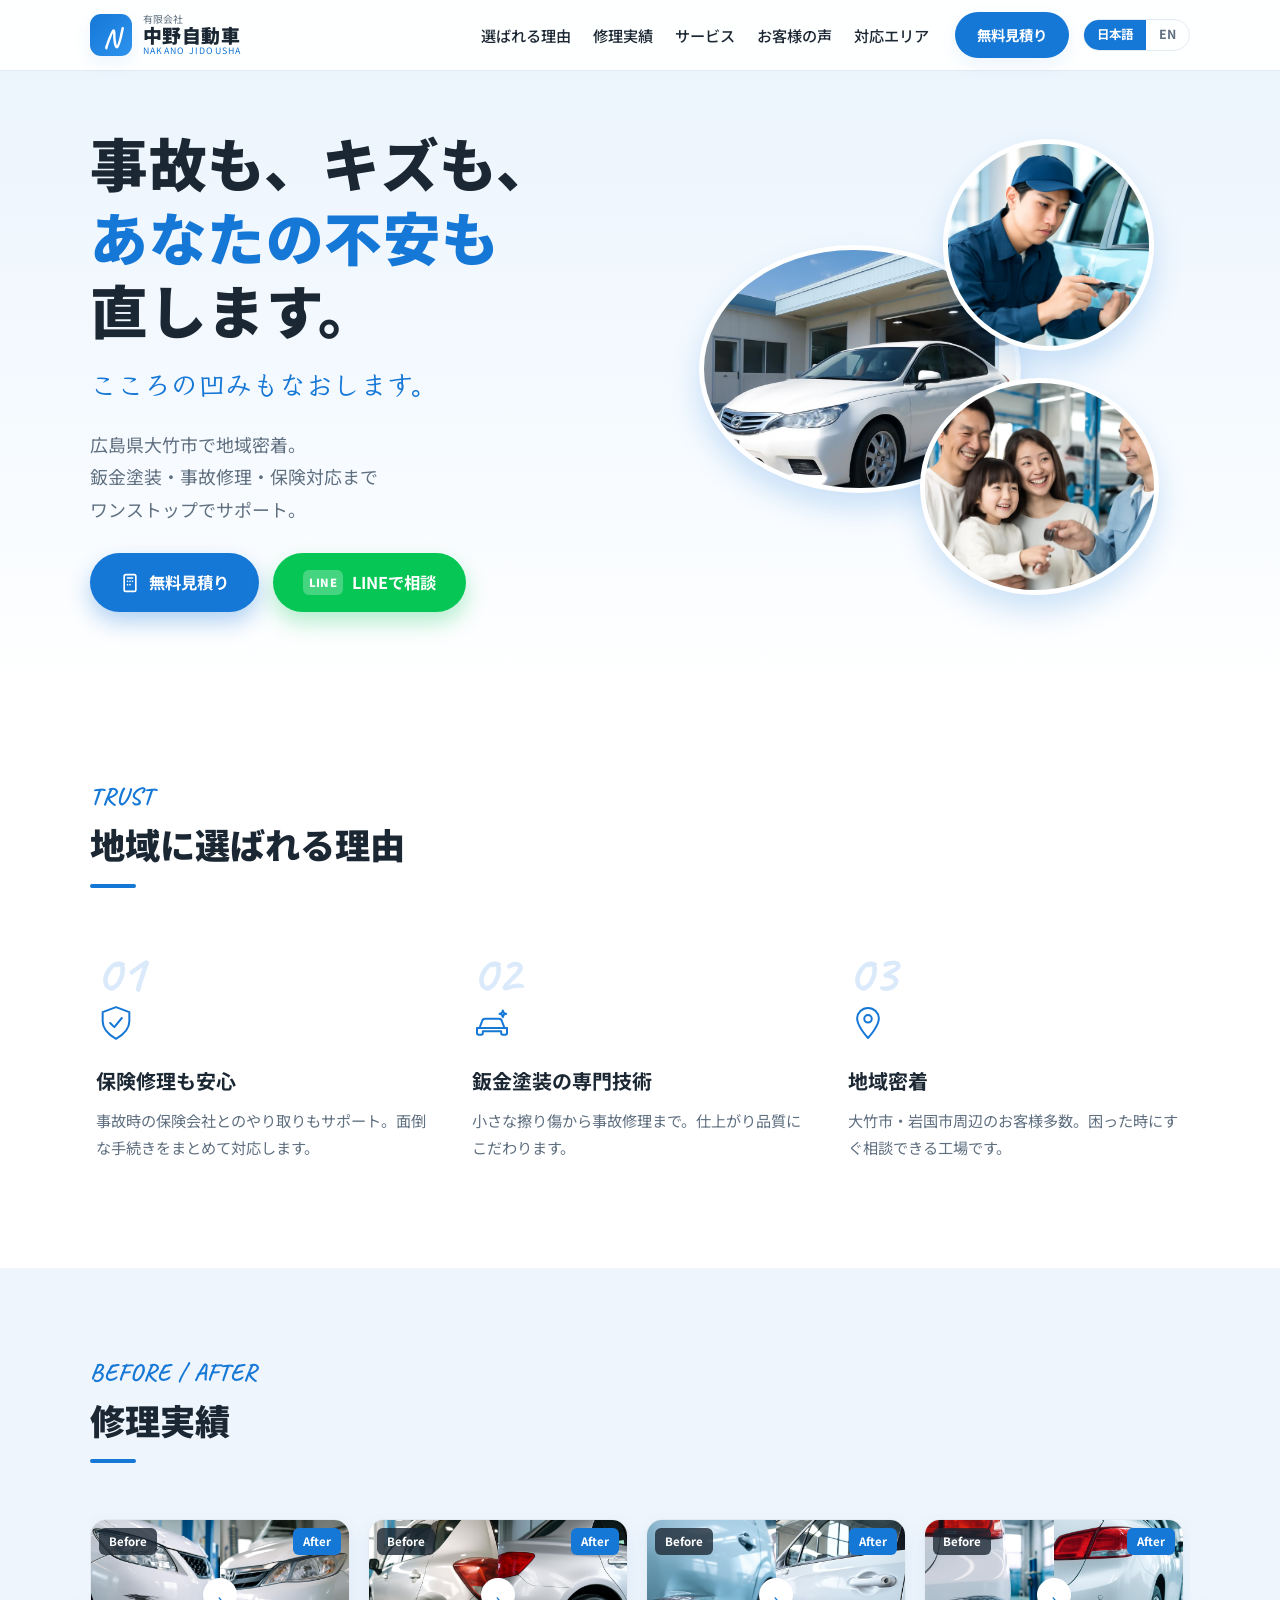
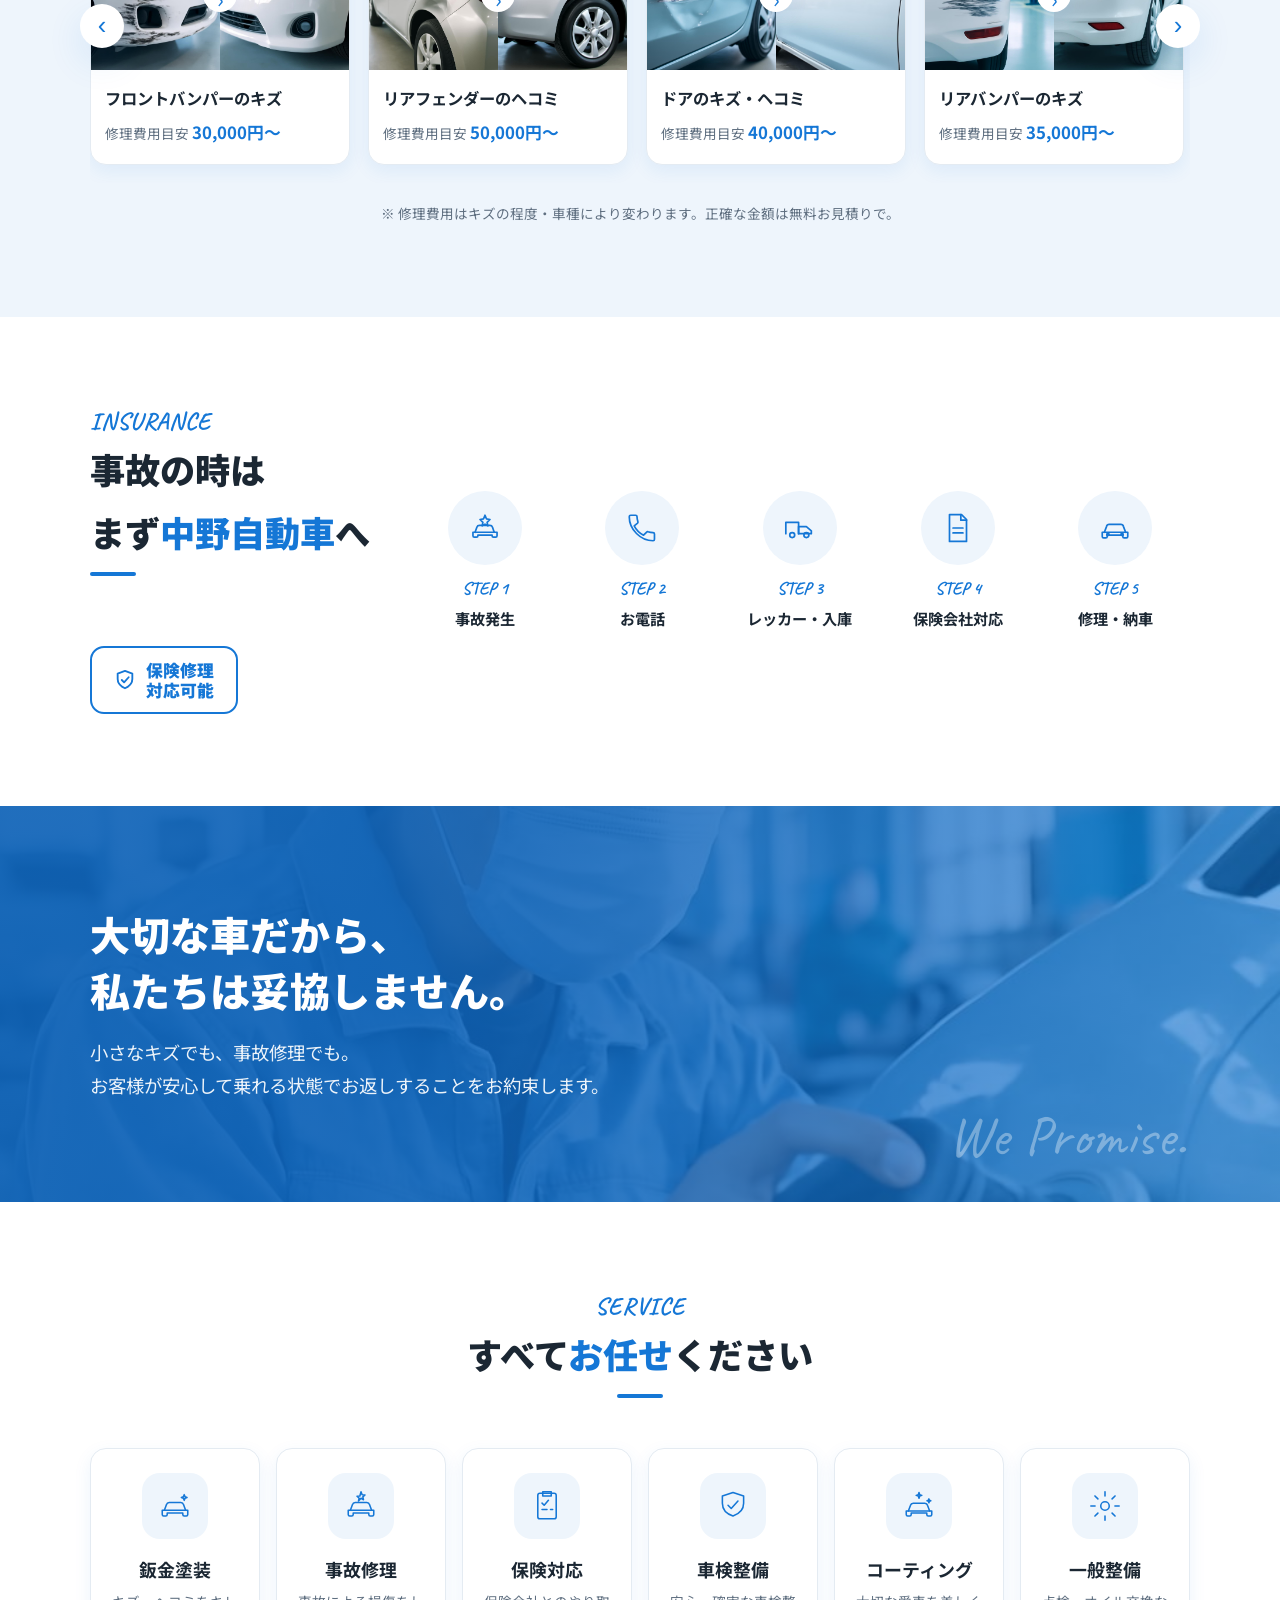
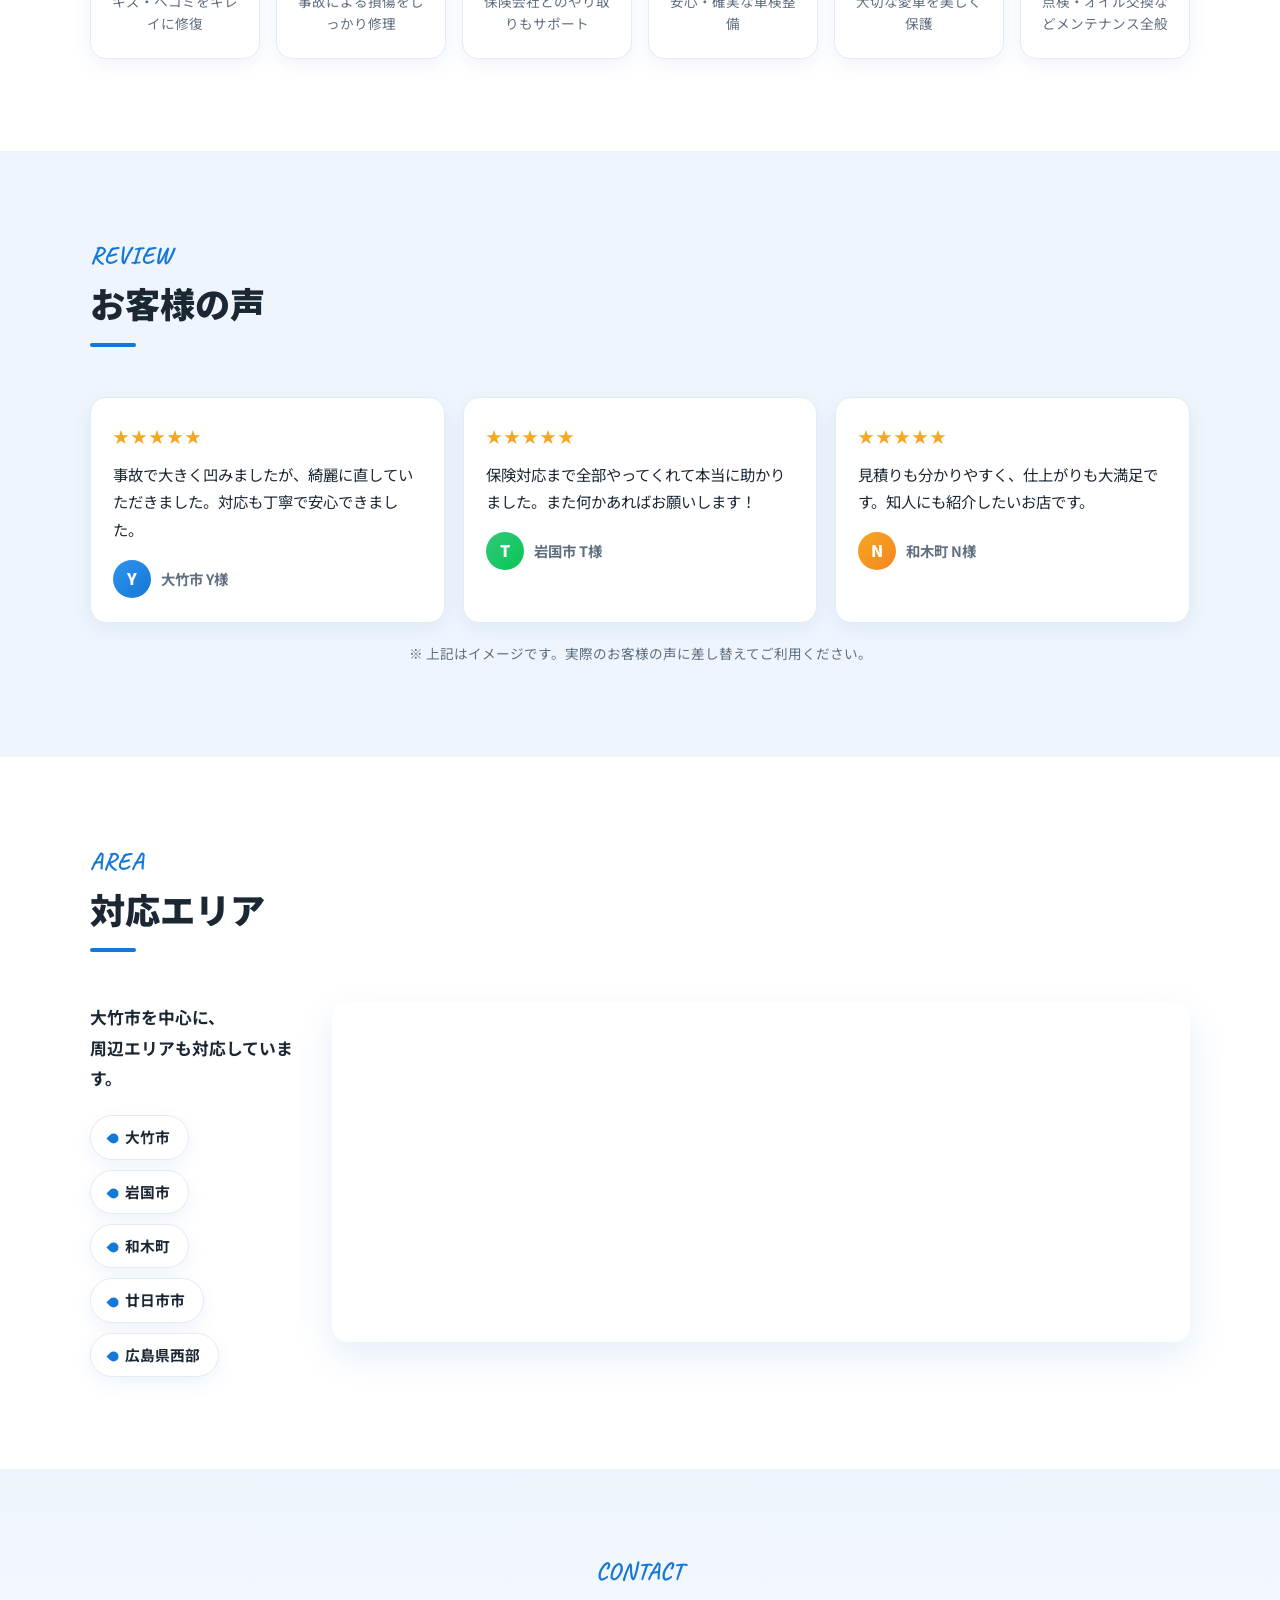
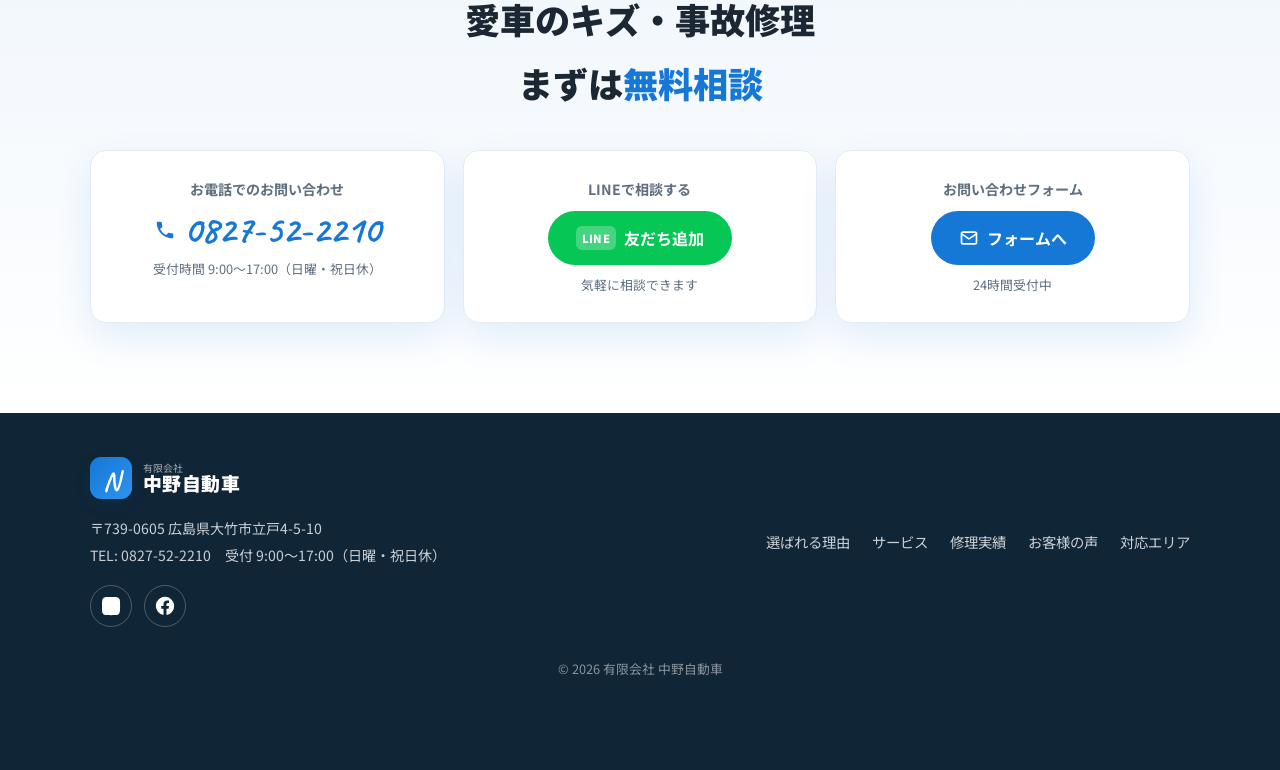
<file: index.html>
<!DOCTYPE html>
<html lang="ja">
<head>
  <meta charset="UTF-8">
  <meta name="viewport" content="width=device-width, initial-scale=1.0">
  <title>有限会社 中野自動車｜広島県大竹市の鈑金塗装・事故修理・保険対応</title>
  <meta name="description" content="広島県大竹市で地域密着。鈑金塗装・事故修理・保険対応までワンストップ。事故も、キズも、あなたの不安も直します。お見積り無料・LINE相談OK。TEL 0827-52-2210">
  <meta name="theme-color" content="#1577d6">

  <meta property="og:type" content="website">
  <meta property="og:title" content="有限会社 中野自動車｜広島県大竹市の鈑金塗装・事故修理">
  <meta property="og:description" content="事故も、キズも、あなたの不安も直します。鈑金塗装・事故修理・保険対応はワンストップで中野自動車へ。">
  <meta property="og:locale" content="ja_JP">

  <link rel="alternate" hreflang="ja" href="https://hiroyukinakagawa-art.github.io/nakano-jidousya/">
  <link rel="alternate" hreflang="en" href="https://hiroyukinakagawa-art.github.io/nakano-jidousya/en/">
  <link rel="alternate" hreflang="x-default" href="https://hiroyukinakagawa-art.github.io/nakano-jidousya/">

  <link rel="preconnect" href="https://fonts.googleapis.com">
  <link rel="preconnect" href="https://fonts.gstatic.com" crossorigin>
  <link href="https://fonts.googleapis.com/css2?family=Noto+Sans+JP:wght@400;500;700;900&family=Klee+One:wght@600&family=Caveat:wght@700&display=swap" rel="stylesheet">
  <link rel="stylesheet" href="css/style.css">
</head>
<body>

  <!-- ===== ヘッダー ===== -->
  <header class="header" id="header">
    <div class="header__inner">
      <a href="#hero" class="logo">
        <span class="logo__mark">N</span>
        <span class="logo__txt">
          <small>有限会社</small>
          <strong>中野自動車</strong>
          <em>NAKANO JIDOUSHA</em>
        </span>
      </a>

      <div class="header__right">
        <nav class="nav" id="nav">
          <ul class="nav__list">
            <li><a href="#trust" class="nav__link">選ばれる理由</a></li>
            <li><a href="#works" class="nav__link">修理実績</a></li>
            <li><a href="#service" class="nav__link">サービス</a></li>
            <li><a href="#review" class="nav__link">お客様の声</a></li>
            <li><a href="#area" class="nav__link">対応エリア</a></li>
          </ul>
          <a href="#contact" class="nav__cta">無料見積り</a>
        </nav>

        <div class="langswitch" role="group" aria-label="言語切り替え / Language">
          <a href="./" class="langswitch__btn is-active" aria-current="page">日本語</a>
          <a href="en/" class="langswitch__btn">EN</a>
        </div>

        <button class="hamburger" id="hamburger" aria-label="メニューを開く" aria-expanded="false">
          <span></span><span></span><span></span>
        </button>
      </div>
    </div>
  </header>

  <!-- ===== ヒーロー ===== -->
  <section class="hero" id="hero">
    <div class="hero__inner">
      <div class="hero__copy">
        <h1 class="hero__title">事故も、キズも、<br><span class="is-blue">あなたの不安も</span><br>直します。</h1>
        <p class="hero__hand">こころの凹みもなおします。</p>
        <p class="hero__lead">広島県大竹市で地域密着。<br>鈑金塗装・事故修理・保険対応まで<br>ワンストップでサポート。</p>
        <div class="hero__btns">
          <a href="#contact" class="btn btn--blue">
            <svg viewBox="0 0 24 24" width="20" height="20" fill="none" stroke="currentColor" stroke-width="2" stroke-linecap="round" stroke-linejoin="round" aria-hidden="true"><rect x="5" y="2" width="14" height="20" rx="2"/><line x1="9" y1="6" x2="15" y2="6"/><line x1="9" y1="10" x2="9" y2="10"/><line x1="12" y1="10" x2="12" y2="10"/><line x1="15" y1="10" x2="15" y2="10"/><line x1="9" y1="14" x2="9" y2="14"/><line x1="12" y1="14" x2="12" y2="14"/></svg>
            無料見積り
          </a>
          <a href="https://page.line.me/esi7824r" target="_blank" rel="noopener" class="btn btn--line">
            <span class="btn__lineicon">LINE</span>
            LINEで相談
          </a>
        </div>
      </div>

      <div class="hero__media" aria-hidden="true">
        <div class="hero__collage">
          <span class="hero__photo hero__photo--car"><img src="images/hero-car.jpg" alt=""></span>
          <span class="hero__photo hero__photo--mech"><img src="images/hero-mechanic.jpg" alt=""></span>
          <span class="hero__photo hero__photo--family"><img src="images/hero-family.jpg" alt=""></span>
        </div>
      </div>
    </div>
    <div class="hero__wave" aria-hidden="true"></div>
  </section>

  <!-- ===== 選ばれる理由 ===== -->
  <section class="section" id="trust">
    <div class="container">
      <div class="head">
        <span class="head__en">TRUST</span>
        <h2 class="head__ja">地域に選ばれる理由</h2>
      </div>
      <div class="trust">
        <div class="trust__item">
          <span class="trust__no">01</span>
          <div class="trust__icon">
            <svg viewBox="0 0 48 48" width="40" height="40" fill="none" stroke="currentColor" stroke-width="2.4" stroke-linecap="round" stroke-linejoin="round"><path d="M24 5l16 6v11c0 10-7 16-16 21C15 38 8 32 8 22V11z"/><path d="M17 24l5 5 9-11"/></svg>
          </div>
          <h3>保険修理も安心</h3>
          <p>事故時の保険会社とのやり取りもサポート。面倒な手続きをまとめて対応します。</p>
        </div>
        <div class="trust__item">
          <span class="trust__no">02</span>
          <div class="trust__icon">
            <svg viewBox="0 0 48 48" width="40" height="40" fill="none" stroke="currentColor" stroke-width="2.4" stroke-linecap="round" stroke-linejoin="round"><path d="M9 30l3-8a4 4 0 014-3h16a4 4 0 014 3l3 8"/><path d="M6 30h36v6a2 2 0 01-2 2h-3a2 2 0 01-2-2v-2H13v2a2 2 0 01-2 2H8a2 2 0 01-2-2z"/><path d="M37 9l1.2 3L41 13l-2.8 1L37 17l-1.2-3L33 13l2.8-1z"/></svg>
          </div>
          <h3>鈑金塗装の専門技術</h3>
          <p>小さな擦り傷から事故修理まで。仕上がり品質にこだわります。</p>
        </div>
        <div class="trust__item">
          <span class="trust__no">03</span>
          <div class="trust__icon">
            <svg viewBox="0 0 48 48" width="40" height="40" fill="none" stroke="currentColor" stroke-width="2.4" stroke-linecap="round" stroke-linejoin="round"><path d="M24 6c-7 0-13 5.5-13 13 0 9 13 23 13 23s13-14 13-23c0-7.5-6-13-13-13z"/><circle cx="24" cy="19" r="4.5"/></svg>
          </div>
          <h3>地域密着</h3>
          <p>大竹市・岩国市周辺のお客様多数。困った時にすぐ相談できる工場です。</p>
        </div>
      </div>
    </div>
  </section>

  <!-- ===== 修理実績 Before/After ===== -->
  <section class="section section--tint" id="works">
    <div class="container">
      <div class="head">
        <span class="head__en">BEFORE / AFTER</span>
        <h2 class="head__ja">修理実績</h2>
      </div>

      <div class="slider">
        <button class="slider__arrow slider__arrow--prev" id="worksPrev" aria-label="前へ">‹</button>
        <div class="slider__track" id="worksTrack">
          <article class="work work--1">
            <div class="work__ba">
              <div class="ph ph--ba"><span class="work__tag">Before</span></div>
              <div class="ph ph--ba"><span class="work__tag work__tag--after">After</span></div>
              <span class="work__go">›</span>
            </div>
            <h3 class="work__title">フロントバンパーのキズ</h3>
            <p class="work__price">修理費用目安 <strong>30,000円〜</strong></p>
          </article>
          <article class="work work--2">
            <div class="work__ba">
              <div class="ph ph--ba"><span class="work__tag">Before</span></div>
              <div class="ph ph--ba"><span class="work__tag work__tag--after">After</span></div>
              <span class="work__go">›</span>
            </div>
            <h3 class="work__title">リアフェンダーのヘコミ</h3>
            <p class="work__price">修理費用目安 <strong>50,000円〜</strong></p>
          </article>
          <article class="work work--3">
            <div class="work__ba">
              <div class="ph ph--ba"><span class="work__tag">Before</span></div>
              <div class="ph ph--ba"><span class="work__tag work__tag--after">After</span></div>
              <span class="work__go">›</span>
            </div>
            <h3 class="work__title">ドアのキズ・ヘコミ</h3>
            <p class="work__price">修理費用目安 <strong>40,000円〜</strong></p>
          </article>
          <article class="work work--4">
            <div class="work__ba">
              <div class="ph ph--ba"><span class="work__tag">Before</span></div>
              <div class="ph ph--ba"><span class="work__tag work__tag--after">After</span></div>
              <span class="work__go">›</span>
            </div>
            <h3 class="work__title">リアバンパーのキズ</h3>
            <p class="work__price">修理費用目安 <strong>35,000円〜</strong></p>
          </article>
          <article class="work work--5">
            <div class="work__ba">
              <div class="ph ph--ba"><span class="work__tag">Before</span></div>
              <div class="ph ph--ba"><span class="work__tag work__tag--after">After</span></div>
              <span class="work__go">›</span>
            </div>
            <h3 class="work__title">事故による大破修理</h3>
            <p class="work__price">修理費用目安 <strong>120,000円〜</strong></p>
          </article>
          <article class="work work--6">
            <div class="work__ba">
              <div class="ph ph--ba"><span class="work__tag">Before</span></div>
              <div class="ph ph--ba"><span class="work__tag work__tag--after">After</span></div>
              <span class="work__go">›</span>
            </div>
            <h3 class="work__title">ボンネットのヘコミ</h3>
            <p class="work__price">修理費用目安 <strong>45,000円〜</strong></p>
          </article>
        </div>
        <button class="slider__arrow slider__arrow--next" id="worksNext" aria-label="次へ">›</button>
      </div>
      <p class="works__note">※ 修理費用はキズの程度・車種により変わります。正確な金額は無料お見積りで。</p>
    </div>
  </section>

  <!-- ===== 事故対応の流れ ===== -->
  <section class="section" id="flow">
    <div class="container">
      <div class="insurance">
        <div class="insurance__lead">
          <div class="head head--left">
            <span class="head__en">INSURANCE</span>
            <h2 class="head__ja">事故の時は<br>まず<span class="is-blue">中野自動車</span>へ</h2>
          </div>
          <span class="insurance__badge">
            <svg viewBox="0 0 24 24" width="22" height="22" fill="none" stroke="currentColor" stroke-width="2" stroke-linecap="round" stroke-linejoin="round"><path d="M12 2l8 3v6c0 5-3.5 8-8 10-4.5-2-8-5-8-10V5z"/><path d="M8.5 12l2.5 2.5L16 9"/></svg>
            保険修理<br>対応可能
          </span>
        </div>

        <ol class="steps">
          <li class="steps__item">
            <div class="steps__icon"><svg viewBox="0 0 48 48" width="34" height="34" fill="none" stroke="currentColor" stroke-width="2.4" stroke-linecap="round" stroke-linejoin="round"><path d="M10 30l2.5-7a4 4 0 013.8-2.7h14.5a4 4 0 013.8 2.7L37 30"/><path d="M7 30h34v5a2 2 0 01-2 2h-3a2 2 0 01-2-2v-1H14v1a2 2 0 01-2 2H9a2 2 0 01-2-2z"/><path d="M24 6l2 5 5 1-4 4 1 5-4-2.5L20 21l1-5-4-4 5-1z"/></svg></div>
            <span class="steps__no">STEP 1</span>
            <p>事故発生</p>
          </li>
          <li class="steps__item">
            <div class="steps__icon"><svg viewBox="0 0 48 48" width="34" height="34" fill="none" stroke="currentColor" stroke-width="2.4" stroke-linecap="round" stroke-linejoin="round"><path d="M13 21c2.8 5.6 7.6 10.4 13.2 13.2l4.4-4.4c.6-.6 1.4-.8 2-.4 2.2.8 4.6 1.2 7 1.2 1.2 0 2 .8 2 2V40c0 1.2-.8 2-2 2C22 42 6 26 6 8c0-1.2.8-2 2-2h7c1.2 0 2 .8 2 2 0 2.4.4 4.8 1.2 7 .2.7 0 1.5-.4 2z"/></svg></div>
            <span class="steps__no">STEP 2</span>
            <p>お電話</p>
          </li>
          <li class="steps__item">
            <div class="steps__icon"><svg viewBox="0 0 48 48" width="34" height="34" fill="none" stroke="currentColor" stroke-width="2.4" stroke-linecap="round" stroke-linejoin="round"><path d="M4 32V16h18v16"/><path d="M22 22h11l7 6v4H22z"/><circle cx="13" cy="34" r="3.5"/><circle cx="33" cy="34" r="3.5"/></svg></div>
            <span class="steps__no">STEP 3</span>
            <p>レッカー・入庫</p>
          </li>
          <li class="steps__item">
            <div class="steps__icon"><svg viewBox="0 0 48 48" width="34" height="34" fill="none" stroke="currentColor" stroke-width="2.4" stroke-linecap="round" stroke-linejoin="round"><path d="M12 5h17l7 7v31a0 0 0 010 0H12a0 0 0 010 0z"/><path d="M28 5v8h8"/><line x1="17" y1="24" x2="31" y2="24"/><line x1="17" y1="31" x2="31" y2="31"/></svg></div>
            <span class="steps__no">STEP 4</span>
            <p>保険会社対応</p>
          </li>
          <li class="steps__item">
            <div class="steps__icon"><svg viewBox="0 0 48 48" width="34" height="34" fill="none" stroke="currentColor" stroke-width="2.4" stroke-linecap="round" stroke-linejoin="round"><path d="M9 30l3-8a4 4 0 014-3h16a4 4 0 014 3l3 8"/><path d="M6 30h36v6a2 2 0 01-2 2h-3a2 2 0 01-2-2v-2H13v2a2 2 0 01-2 2H8a2 2 0 01-2-2z"/><circle cx="14" cy="33" r="1.6" fill="currentColor"/><circle cx="34" cy="33" r="1.6" fill="currentColor"/></svg></div>
            <span class="steps__no">STEP 5</span>
            <p>修理・納車</p>
          </li>
        </ol>
      </div>
    </div>
  </section>

  <!-- ===== 約束バンド ===== -->
  <section class="promise">
    <div class="promise__photo" aria-hidden="true"></div>
    <div class="promise__inner">
      <h2 class="promise__title">大切な車だから、<br>私たちは妥協しません。</h2>
      <p class="promise__text">小さなキズでも、事故修理でも。<br>お客様が安心して乗れる状態でお返しすることをお約束します。</p>
      <span class="promise__script">We Promise.</span>
    </div>
  </section>

  <!-- ===== サービス ===== -->
  <section class="section" id="service">
    <div class="head head--center">
      <span class="head__en">SERVICE</span>
      <h2 class="head__ja">すべて<span class="is-blue">お任せ</span>ください</h2>
    </div>
    <div class="container">
      <div class="services">
        <article class="svc">
          <div class="svc__icon"><svg viewBox="0 0 48 48" width="34" height="34" fill="none" stroke="currentColor" stroke-width="2.2" stroke-linecap="round" stroke-linejoin="round"><path d="M9 30l3-8a4 4 0 014-3h16a4 4 0 014 3l3 8"/><path d="M6 30h36v6a2 2 0 01-2 2h-3a2 2 0 01-2-2v-2H13v2a2 2 0 01-2 2H8a2 2 0 01-2-2z"/><path d="M37 8l1.2 3L41 12l-2.8 1L37 16l-1.2-3L33 12l2.8-1z"/></svg></div>
          <h3>鈑金塗装</h3>
          <p>キズ・ヘコミをキレイに修復</p>
        </article>
        <article class="svc">
          <div class="svc__icon"><svg viewBox="0 0 48 48" width="34" height="34" fill="none" stroke="currentColor" stroke-width="2.2" stroke-linecap="round" stroke-linejoin="round"><path d="M9 30l3-8a4 4 0 014-3h16a4 4 0 014 3l3 8"/><path d="M6 30h36v6a2 2 0 01-2 2h-3a2 2 0 01-2-2v-2H13v2a2 2 0 01-2 2H8a2 2 0 01-2-2z"/><path d="M24 4l1.6 4 4 .4-3 2.8.9 4-3.5-2.2L20.5 17l.9-4-3-2.8 4-.4z"/></svg></div>
          <h3>事故修理</h3>
          <p>事故による損傷をしっかり修理</p>
        </article>
        <article class="svc">
          <div class="svc__icon"><svg viewBox="0 0 48 48" width="34" height="34" fill="none" stroke="currentColor" stroke-width="2.2" stroke-linecap="round" stroke-linejoin="round"><rect x="11" y="6" width="26" height="36" rx="3"/><path d="M18 4h12v6H18z"/><path d="M17 20l3 3 6-7"/><line x1="29" y1="29" x2="32" y2="29"/><line x1="17" y1="29" x2="24" y2="29"/></svg></div>
          <h3>保険対応</h3>
          <p>保険会社とのやり取りもサポート</p>
        </article>
        <article class="svc">
          <div class="svc__icon"><svg viewBox="0 0 48 48" width="34" height="34" fill="none" stroke="currentColor" stroke-width="2.2" stroke-linecap="round" stroke-linejoin="round"><path d="M24 5l15 5v10c0 9-6.5 15-15 18C15 35 9 29 9 20V10z"/><path d="M17 23l4.5 4.5L31 17"/></svg></div>
          <h3>車検整備</h3>
          <p>安心・確実な車検整備</p>
        </article>
        <article class="svc">
          <div class="svc__icon"><svg viewBox="0 0 48 48" width="34" height="34" fill="none" stroke="currentColor" stroke-width="2.2" stroke-linecap="round" stroke-linejoin="round"><path d="M9 31l3-8a4 4 0 014-3h16a4 4 0 014 3l3 8"/><path d="M6 31h36v5a2 2 0 01-2 2h-3a2 2 0 01-2-2v-2H13v2a2 2 0 01-2 2H8a2 2 0 01-2-2z"/><path d="M24 5l1 3 3 1-3 1-1 3-1-3-3-1 3-1z"/><path d="M38 14l.7 2 2 .7-2 .7-.7 2-.7-2-2-.7 2-.7z"/></svg></div>
          <h3>コーティング</h3>
          <p>大切な愛車を美しく保護</p>
        </article>
        <article class="svc">
          <div class="svc__icon"><svg viewBox="0 0 48 48" width="34" height="34" fill="none" stroke="currentColor" stroke-width="2.2" stroke-linecap="round" stroke-linejoin="round"><circle cx="24" cy="24" r="6"/><path d="M24 4v6M24 38v6M4 24h6M38 24h6M9.8 9.8l4.2 4.2M34 34l4.2 4.2M38.2 9.8L34 14M14 34l-4.2 4.2"/></svg></div>
          <h3>一般整備</h3>
          <p>点検・オイル交換などメンテナンス全般</p>
        </article>
      </div>
    </div>
  </section>

  <!-- ===== お客様の声 ===== -->
  <section class="section section--tint" id="review">
    <div class="container">
      <div class="head head--left">
        <span class="head__en">REVIEW</span>
        <h2 class="head__ja">お客様の声</h2>
      </div>
      <div class="reviews">
        <figure class="review">
          <div class="review__stars">★★★★★</div>
          <blockquote>事故で大きく凹みましたが、綺麗に直していただきました。対応も丁寧で安心できました。</blockquote>
          <figcaption><span class="review__ava review__ava--a">Y</span>大竹市 Y様</figcaption>
        </figure>
        <figure class="review">
          <div class="review__stars">★★★★★</div>
          <blockquote>保険対応まで全部やってくれて本当に助かりました。また何かあればお願いします！</blockquote>
          <figcaption><span class="review__ava review__ava--b">T</span>岩国市 T様</figcaption>
        </figure>
        <figure class="review">
          <div class="review__stars">★★★★★</div>
          <blockquote>見積りも分かりやすく、仕上がりも大満足です。知人にも紹介したいお店です。</blockquote>
          <figcaption><span class="review__ava review__ava--c">N</span>和木町 N様</figcaption>
        </figure>
      </div>
      <p class="works__note">※ 上記はイメージです。実際のお客様の声に差し替えてご利用ください。</p>
    </div>
  </section>

  <!-- ===== 対応エリア ===== -->
  <section class="section" id="area">
    <div class="container">
      <div class="head head--left">
        <span class="head__en">AREA</span>
        <h2 class="head__ja">対応エリア</h2>
      </div>
      <div class="area">
        <div class="area__text">
          <p>大竹市を中心に、<br>周辺エリアも対応しています。</p>
        </div>
        <div class="area__map">
          <iframe
            title="有限会社 中野自動車 地図"
            src="https://maps.google.com/maps?q=%E5%BA%83%E5%B3%B6%E7%9C%8C%E5%A4%A7%E7%AB%B9%E5%B8%82%E7%AB%8B%E6%88%B84-5-10&output=embed"
            loading="lazy" referrerpolicy="no-referrer-when-downgrade" allowfullscreen></iframe>
        </div>
        <ul class="area__list">
          <li>大竹市</li>
          <li>岩国市</li>
          <li>和木町</li>
          <li>廿日市市</li>
          <li>広島県西部</li>
        </ul>
      </div>
    </div>
  </section>

  <!-- ===== お問い合わせ ===== -->
  <section class="contact" id="contact">
    <div class="container">
      <div class="contact__head">
        <span class="head__en">CONTACT</span>
        <h2 class="contact__title">愛車のキズ・事故修理<br>まずは<span class="is-blue">無料相談</span></h2>
      </div>
      <div class="contact__cards">
        <div class="ccard">
          <span class="ccard__cap">お電話でのお問い合わせ</span>
          <a href="tel:0827522210" class="ccard__tel">
            <svg viewBox="0 0 24 24" width="22" height="22" fill="currentColor" aria-hidden="true"><path d="M6.6 10.8c1.4 2.8 3.8 5.1 6.6 6.6l2.2-2.2c.3-.3.7-.4 1-.2 1.1.4 2.3.6 3.6.6.6 0 1 .4 1 1V20c0 .6-.4 1-1 1C10.6 21 3 13.4 3 4c0-.6.4-1 1-1h3.5c.6 0 1 .4 1 1 0 1.2.2 2.4.6 3.6.1.4 0 .7-.2 1l-2.3 2.2z"/></svg>
            0827-52-2210
          </a>
          <span class="ccard__sub">受付時間 9:00〜17:00（日曜・祝日休）</span>
        </div>
        <div class="ccard ccard--line">
          <span class="ccard__cap">LINEで相談する</span>
          <a href="https://page.line.me/esi7824r" target="_blank" rel="noopener" class="ccard__btn ccard__btn--line"><span class="btn__lineicon">LINE</span>友だち追加</a>
          <span class="ccard__sub">気軽に相談できます</span>
        </div>
        <div class="ccard">
          <span class="ccard__cap">お問い合わせフォーム</span>
          <a href="#" class="ccard__btn ccard__btn--blue">
            <svg viewBox="0 0 24 24" width="20" height="20" fill="none" stroke="currentColor" stroke-width="2" stroke-linecap="round" stroke-linejoin="round" aria-hidden="true"><rect x="3" y="5" width="18" height="14" rx="2"/><path d="M3 7l9 6 9-6"/></svg>
            フォームへ
          </a>
          <span class="ccard__sub">24時間受付中</span>
        </div>
      </div>
    </div>
  </section>

  <!-- ===== フッター ===== -->
  <footer class="footer">
    <div class="container footer__inner">
      <div class="footer__left">
        <div class="logo logo--footer">
          <span class="logo__mark">N</span>
          <span class="logo__txt"><small>有限会社</small><strong>中野自動車</strong></span>
        </div>
        <p class="footer__info">〒739-0605 広島県大竹市立戸4-5-10<br>TEL: 0827-52-2210　受付 9:00〜17:00（日曜・祝日休）</p>
        <div class="footer__sns">
          <a href="https://www.instagram.com/nakano_jidousya/" target="_blank" rel="noopener" aria-label="Instagram"><svg viewBox="0 0 24 24" width="22" height="22" fill="currentColor"><path d="M12 2.2c3.2 0 3.6 0 4.9.1 1.2.1 1.8.3 2.2.4.6.2 1 .5 1.4.9.4.4.7.8.9 1.4.2.4.4 1 .4 2.2.1 1.3.1 1.7.1 4.9s0 3.6-.1 4.9c-.1 1.2-.3 1.8-.4 2.2-.2.6-.5 1-.9 1.4-.4.4-.8.7-1.4.9-.4.2-1 .4-2.2.4-1.3.1-1.7.1-4.9.1s-3.6 0-4.9-.1c-1.2-.1-1.8-.3-2.2-.4-.6-.2-1-.5-1.4-.9-.4-.4-.7-.8-.9-1.4-.2-.4-.4-1-.4-2.2C2.2 15.6 2.2 15.2 2.2 12s0-3.6.1-4.9c.1-1.2.3-1.8.4-2.2.2-.6.5-1 .9-1.4.4-.4.8-.7 1.4-.9.4-.2 1-.4 2.2-.4C8.4 2.2 8.8 2.2 12 2.2zm0 4.9a4.9 4.9 0 110 9.8 4.9 4.9 0 010-9.8zm0 1.8a3.1 3.1 0 100 6.2 3.1 3.1 0 000-6.2zm5.1-3.3a1.1 1.1 0 110 2.3 1.1 1.1 0 010-2.3z"/></svg></a>
          <a href="https://www.facebook.com/nakanojidousya610/?locale=ja_JP" target="_blank" rel="noopener" aria-label="Facebook"><svg viewBox="0 0 24 24" width="22" height="22" fill="currentColor"><path d="M22 12a10 10 0 10-11.6 9.9v-7H7.9V12h2.5V9.8c0-2.5 1.5-3.9 3.8-3.9 1.1 0 2.2.2 2.2.2v2.5h-1.3c-1.2 0-1.6.8-1.6 1.6V12h2.8l-.4 2.9h-2.3v7A10 10 0 0022 12z"/></svg></a>
        </div>
      </div>
      <nav class="footer__nav">
        <a href="#trust">選ばれる理由</a>
        <a href="#service">サービス</a>
        <a href="#works">修理実績</a>
        <a href="#review">お客様の声</a>
        <a href="#area">対応エリア</a>
      </nav>
    </div>
    <p class="footer__copy">&copy; 2026 有限会社 中野自動車</p>
  </footer>

  <!-- ===== スマホ固定バー ===== -->
  <div class="fixed-bar">
    <a href="tel:0827522210" class="fixed-bar__tel">
      <svg viewBox="0 0 24 24" width="18" height="18" fill="currentColor" aria-hidden="true"><path d="M6.6 10.8c1.4 2.8 3.8 5.1 6.6 6.6l2.2-2.2c.3-.3.7-.4 1-.2 1.1.4 2.3.6 3.6.6.6 0 1 .4 1 1V20c0 .6-.4 1-1 1C10.6 21 3 13.4 3 4c0-.6.4-1 1-1h3.5c.6 0 1 .4 1 1 0 1.2.2 2.4.6 3.6.1.4 0 .7-.2 1l-2.3 2.2z"/></svg>
      電話する
    </a>
    <a href="#contact" class="fixed-bar__est">無料見積り</a>
  </div>

  <!--
    画像について（提案用）：
    写真は AI生成（ChatGPT画像API, gpt-image-1・低画質）の仮素材。images/ 内：
      ヒーロー … hero-car.jpg / hero-mechanic.jpg / hero-family.jpg
      Before/After … ba1〜ba6 の -before.jpg / -after.jpg（計12枚）
      約束バンド背景 … promise.jpg
    お客様が実際に撮った写真が手に入れば、同名で上書き or パス差し替えするだけで本番化できます。
    （生成し直し: ai-pipeline/build-assets.mjs。旧SVG hero.svg等は未使用だが残置）
    お客様の声はイニシャルアイコン（ダミー）。
    要対応リンク：LINE「友だち追加」(#) と お問い合わせフォーム(#) に実URLを設定。
    公開先：https://hiroyukinakagawa-art.github.io/nakano-jidousya/ （GitHub Pages, mainブランチ）
  -->
  <script src="js/main.js"></script>
</body>
</html>
</file>
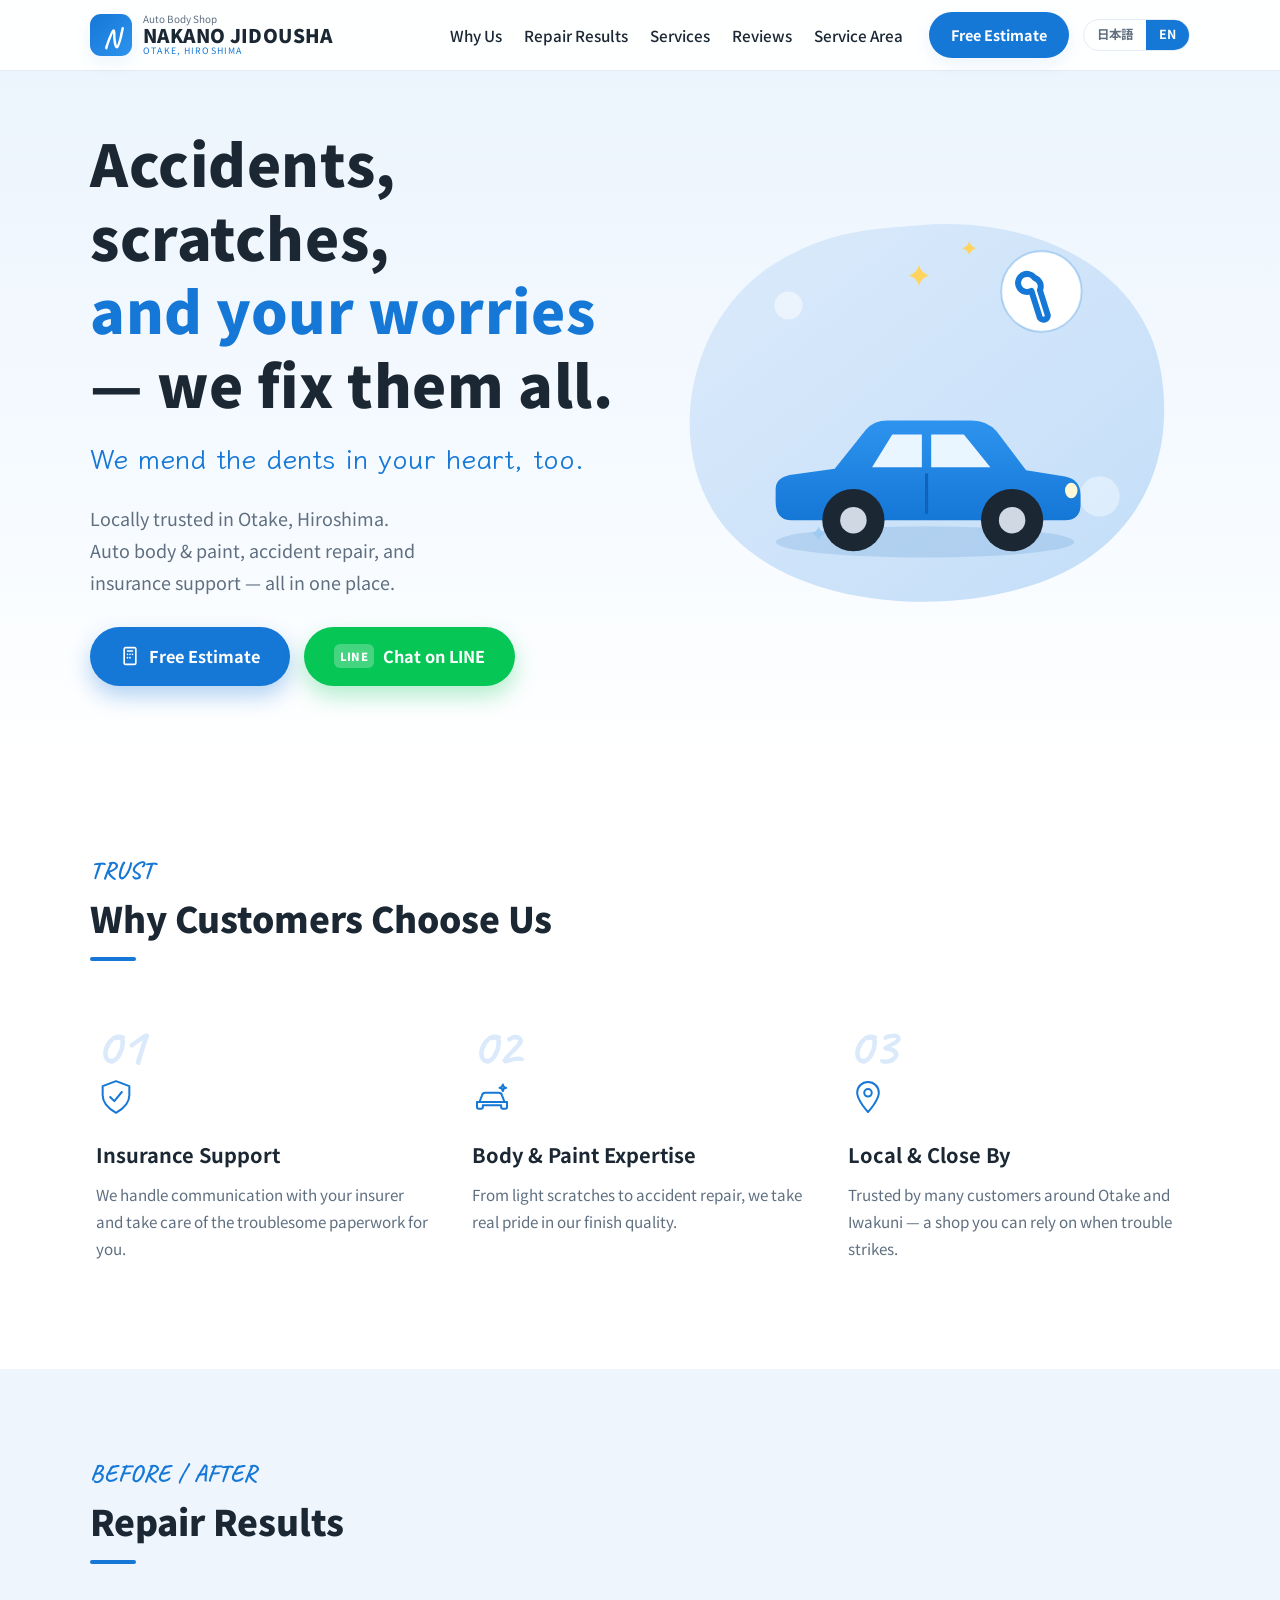
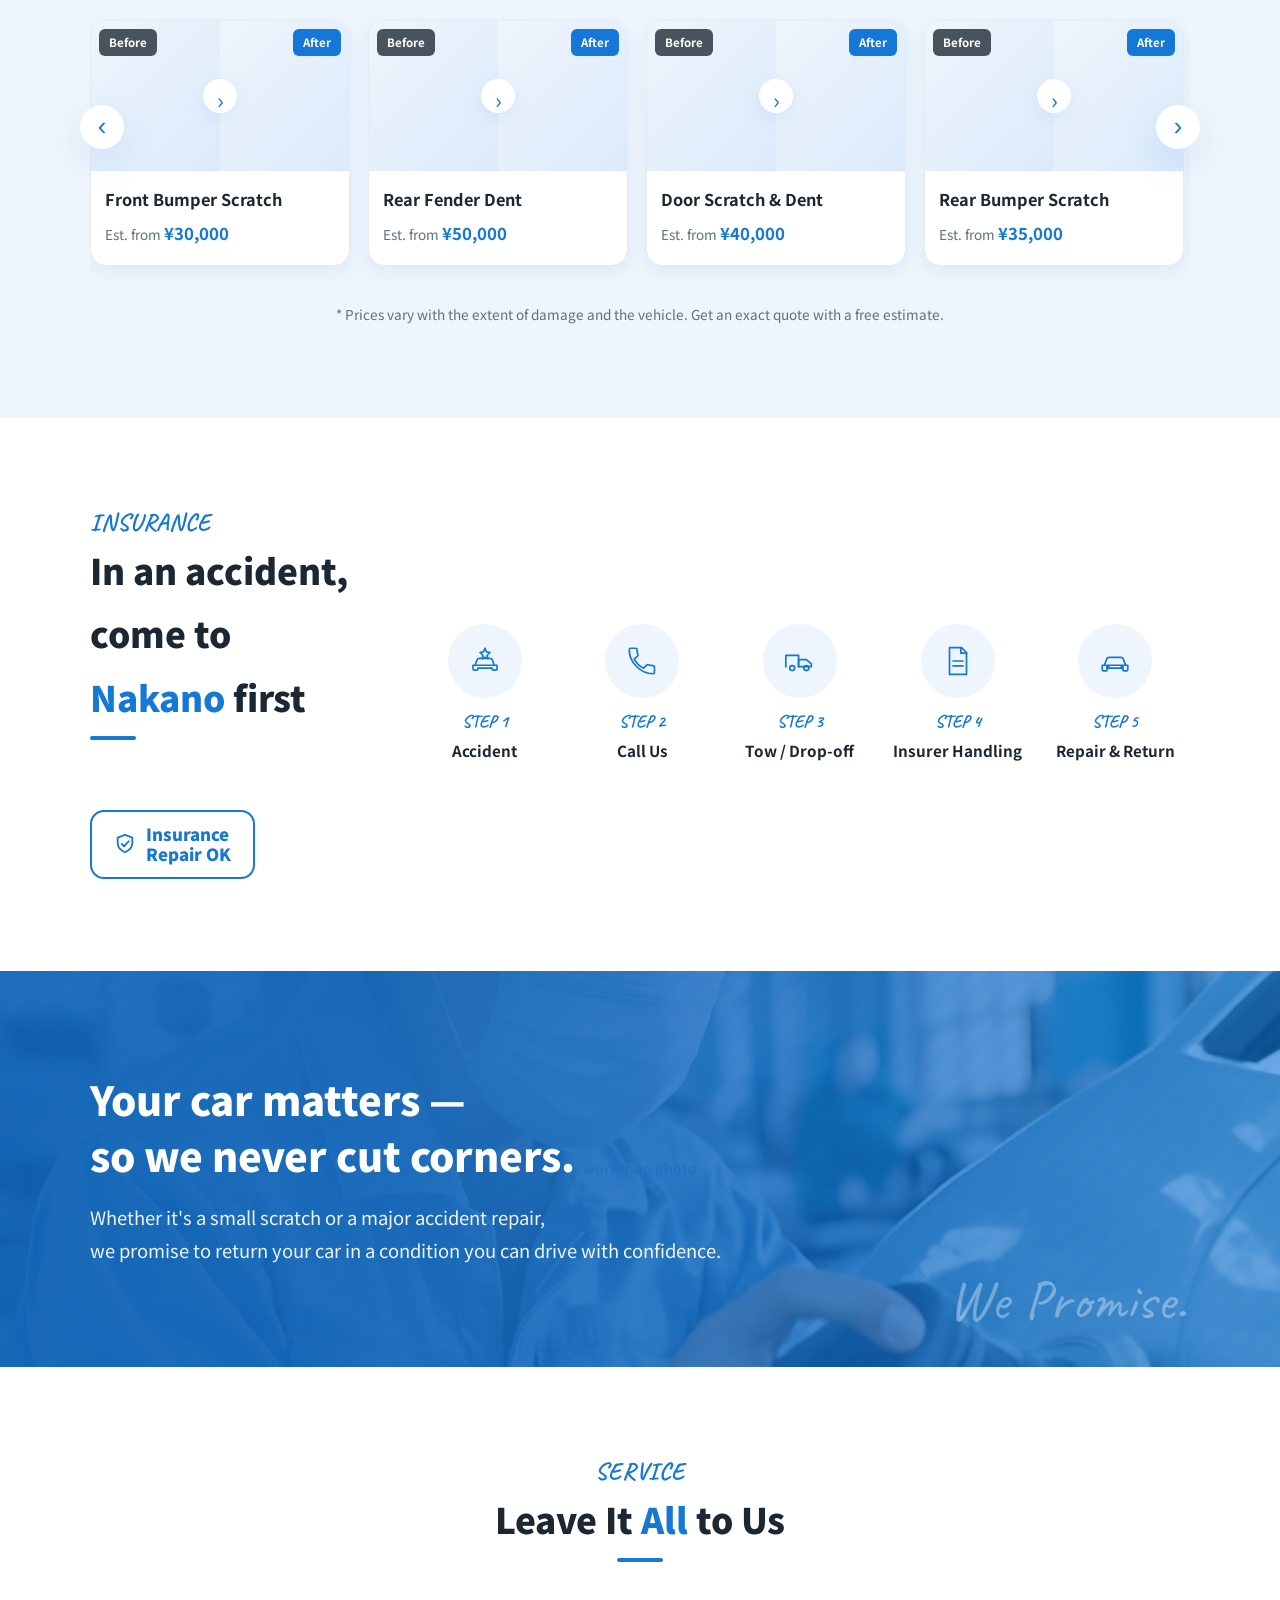
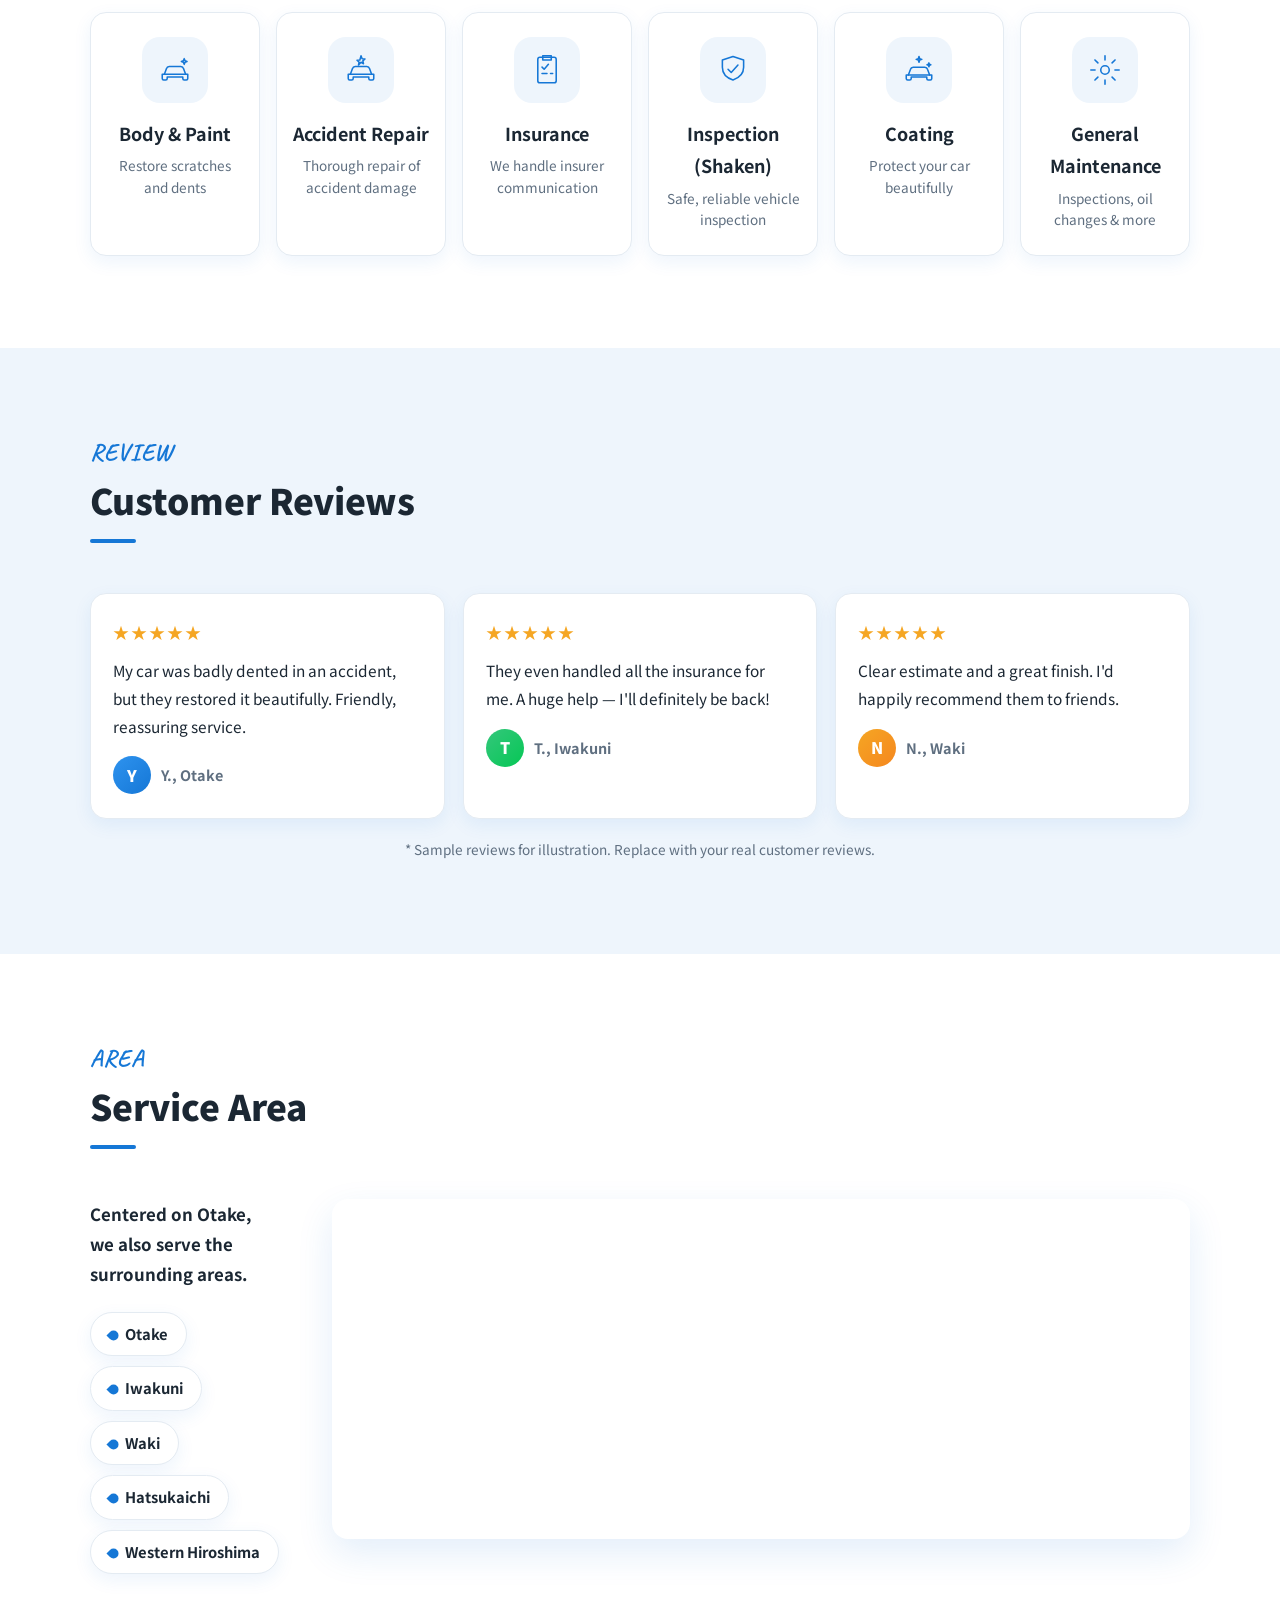
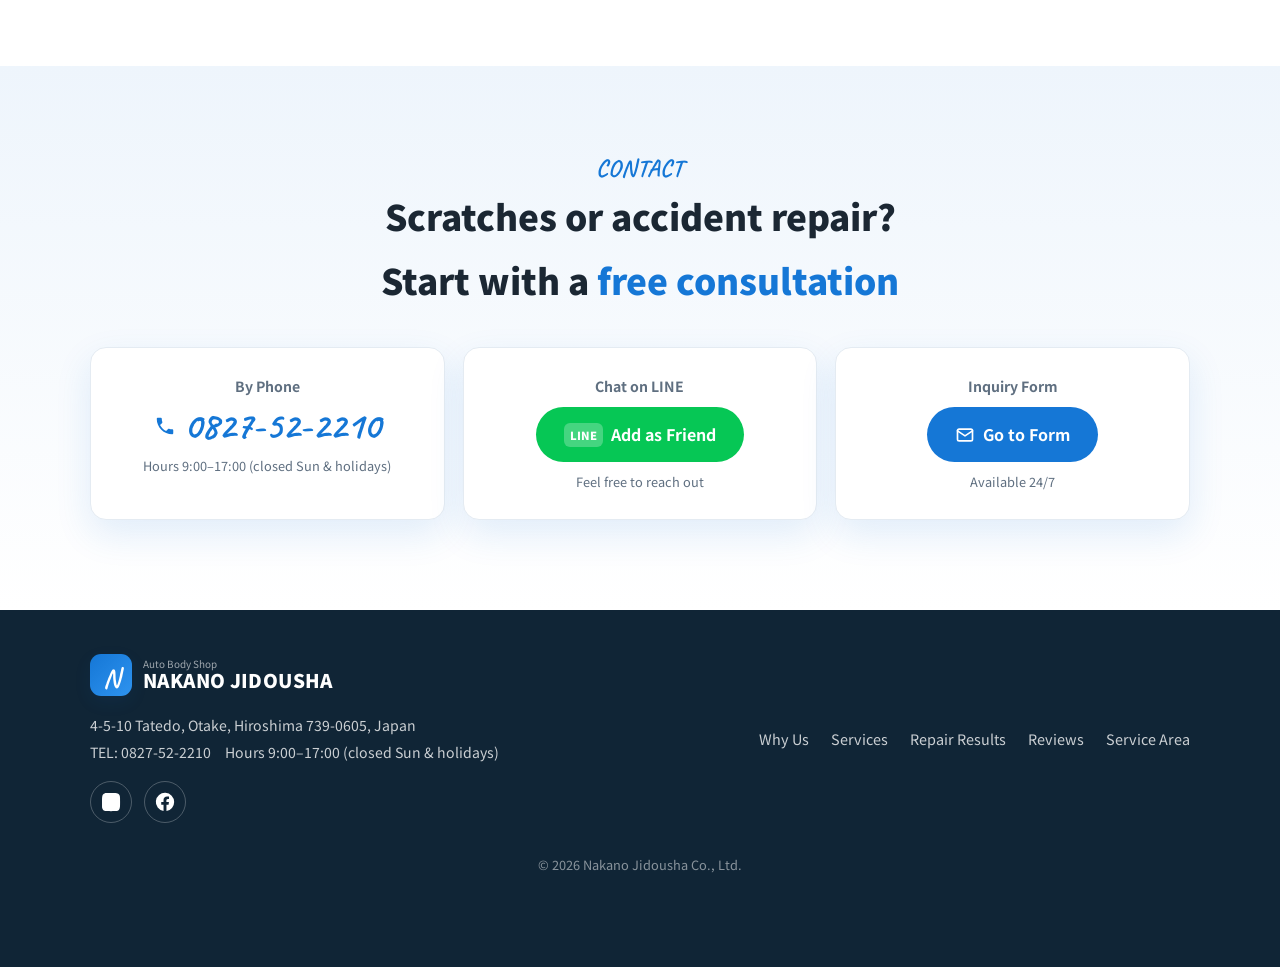
<file: en/index.html>
<!DOCTYPE html>
<html lang="en">
<head>
  <meta charset="UTF-8">
  <meta name="viewport" content="width=device-width, initial-scale=1.0">
  <title>Nakano Jidousha Co., Ltd.｜Auto Body, Paint & Accident Repair in Otake, Hiroshima</title>
  <meta name="description" content="Locally trusted in Otake, Hiroshima. Auto body & paint, accident repair, and insurance support — all in one place. Free estimates, LINE consultation. TEL +81-827-52-2210">
  <meta name="theme-color" content="#1577d6">

  <meta property="og:type" content="website">
  <meta property="og:title" content="Nakano Jidousha Co., Ltd.｜Auto Body & Accident Repair in Otake, Hiroshima">
  <meta property="og:description" content="Accidents, scratches, and your worries — we fix them all. Body & paint, accident repair, insurance support in one place.">
  <meta property="og:locale" content="en_US">

  <link rel="alternate" hreflang="ja" href="https://hiroyukinakagawa-art.github.io/nakano-jidousya/">
  <link rel="alternate" hreflang="en" href="https://hiroyukinakagawa-art.github.io/nakano-jidousya/en/">
  <link rel="alternate" hreflang="x-default" href="https://hiroyukinakagawa-art.github.io/nakano-jidousya/">

  <link rel="preconnect" href="https://fonts.googleapis.com">
  <link rel="preconnect" href="https://fonts.gstatic.com" crossorigin>
  <link href="https://fonts.googleapis.com/css2?family=Noto+Sans+JP:wght@400;500;700;900&family=Klee+One:wght@600&family=Caveat:wght@700&display=swap" rel="stylesheet">
  <link rel="stylesheet" href="../css/style.css">
</head>
<body>

  <!-- ===== Header ===== -->
  <header class="header" id="header">
    <div class="header__inner">
      <a href="#hero" class="logo">
        <span class="logo__mark">N</span>
        <span class="logo__txt">
          <small>Auto Body Shop</small>
          <strong>NAKANO JIDOUSHA</strong>
          <em>OTAKE, HIROSHIMA</em>
        </span>
      </a>

      <div class="header__right">
        <nav class="nav" id="nav">
          <ul class="nav__list">
            <li><a href="#trust" class="nav__link">Why Us</a></li>
            <li><a href="#works" class="nav__link">Repair Results</a></li>
            <li><a href="#service" class="nav__link">Services</a></li>
            <li><a href="#review" class="nav__link">Reviews</a></li>
            <li><a href="#area" class="nav__link">Service Area</a></li>
          </ul>
          <a href="#contact" class="nav__cta">Free Estimate</a>
        </nav>

        <div class="langswitch" role="group" aria-label="言語切り替え / Language">
          <a href="../" class="langswitch__btn">日本語</a>
          <a href="./" class="langswitch__btn is-active" aria-current="page">EN</a>
        </div>

        <button class="hamburger" id="hamburger" aria-label="Open menu" aria-expanded="false">
          <span></span><span></span><span></span>
        </button>
      </div>
    </div>
  </header>

  <!-- ===== Hero ===== -->
  <section class="hero" id="hero">
    <div class="hero__inner">
      <div class="hero__copy">
        <h1 class="hero__title">Accidents, scratches,<br><span class="is-blue">and your worries</span><br>— we fix them all.</h1>
        <p class="hero__hand">We mend the dents in your heart, too.</p>
        <p class="hero__lead">Locally trusted in Otake, Hiroshima.<br>Auto body & paint, accident repair, and<br>insurance support — all in one place.</p>
        <div class="hero__btns">
          <a href="#contact" class="btn btn--blue">
            <svg viewBox="0 0 24 24" width="20" height="20" fill="none" stroke="currentColor" stroke-width="2" stroke-linecap="round" stroke-linejoin="round" aria-hidden="true"><rect x="5" y="2" width="14" height="20" rx="2"/><line x1="9" y1="6" x2="15" y2="6"/><line x1="9" y1="10" x2="9" y2="10"/><line x1="12" y1="10" x2="12" y2="10"/><line x1="15" y1="10" x2="15" y2="10"/><line x1="9" y1="14" x2="9" y2="14"/><line x1="12" y1="14" x2="12" y2="14"/></svg>
            Free Estimate
          </a>
          <a href="https://page.line.me/esi7824r" target="_blank" rel="noopener" class="btn btn--line">
            <span class="btn__lineicon">LINE</span>
            Chat on LINE
          </a>
        </div>
      </div>

      <div class="hero__media" aria-hidden="true">
        <img class="hero__art" src="../images/hero.svg" alt="">
      </div>
    </div>
    <div class="hero__wave" aria-hidden="true"></div>
  </section>

  <!-- ===== Why Us ===== -->
  <section class="section" id="trust">
    <div class="container">
      <div class="head">
        <span class="head__en">TRUST</span>
        <h2 class="head__ja">Why Customers Choose Us</h2>
      </div>
      <div class="trust">
        <div class="trust__item">
          <span class="trust__no">01</span>
          <div class="trust__icon">
            <svg viewBox="0 0 48 48" width="40" height="40" fill="none" stroke="currentColor" stroke-width="2.4" stroke-linecap="round" stroke-linejoin="round"><path d="M24 5l16 6v11c0 10-7 16-16 21C15 38 8 32 8 22V11z"/><path d="M17 24l5 5 9-11"/></svg>
          </div>
          <h3>Insurance Support</h3>
          <p>We handle communication with your insurer and take care of the troublesome paperwork for you.</p>
        </div>
        <div class="trust__item">
          <span class="trust__no">02</span>
          <div class="trust__icon">
            <svg viewBox="0 0 48 48" width="40" height="40" fill="none" stroke="currentColor" stroke-width="2.4" stroke-linecap="round" stroke-linejoin="round"><path d="M9 30l3-8a4 4 0 014-3h16a4 4 0 014 3l3 8"/><path d="M6 30h36v6a2 2 0 01-2 2h-3a2 2 0 01-2-2v-2H13v2a2 2 0 01-2 2H8a2 2 0 01-2-2z"/><path d="M37 9l1.2 3L41 13l-2.8 1L37 17l-1.2-3L33 13l2.8-1z"/></svg>
          </div>
          <h3>Body & Paint Expertise</h3>
          <p>From light scratches to accident repair, we take real pride in our finish quality.</p>
        </div>
        <div class="trust__item">
          <span class="trust__no">03</span>
          <div class="trust__icon">
            <svg viewBox="0 0 48 48" width="40" height="40" fill="none" stroke="currentColor" stroke-width="2.4" stroke-linecap="round" stroke-linejoin="round"><path d="M24 6c-7 0-13 5.5-13 13 0 9 13 23 13 23s13-14 13-23c0-7.5-6-13-13-13z"/><circle cx="24" cy="19" r="4.5"/></svg>
          </div>
          <h3>Local & Close By</h3>
          <p>Trusted by many customers around Otake and Iwakuni — a shop you can rely on when trouble strikes.</p>
        </div>
      </div>
    </div>
  </section>

  <!-- ===== Repair Results ===== -->
  <section class="section section--tint" id="works">
    <div class="container">
      <div class="head">
        <span class="head__en">BEFORE / AFTER</span>
        <h2 class="head__ja">Repair Results</h2>
      </div>

      <div class="slider">
        <button class="slider__arrow slider__arrow--prev" id="worksPrev" aria-label="Previous">‹</button>
        <div class="slider__track" id="worksTrack">
          <article class="work">
            <div class="work__ba">
              <div class="ph ph--ba"><span class="work__tag">Before</span></div>
              <div class="ph ph--ba"><span class="work__tag work__tag--after">After</span></div>
              <span class="work__go">›</span>
            </div>
            <h3 class="work__title">Front Bumper Scratch</h3>
            <p class="work__price">Est. from <strong>¥30,000</strong></p>
          </article>
          <article class="work">
            <div class="work__ba">
              <div class="ph ph--ba"><span class="work__tag">Before</span></div>
              <div class="ph ph--ba"><span class="work__tag work__tag--after">After</span></div>
              <span class="work__go">›</span>
            </div>
            <h3 class="work__title">Rear Fender Dent</h3>
            <p class="work__price">Est. from <strong>¥50,000</strong></p>
          </article>
          <article class="work">
            <div class="work__ba">
              <div class="ph ph--ba"><span class="work__tag">Before</span></div>
              <div class="ph ph--ba"><span class="work__tag work__tag--after">After</span></div>
              <span class="work__go">›</span>
            </div>
            <h3 class="work__title">Door Scratch & Dent</h3>
            <p class="work__price">Est. from <strong>¥40,000</strong></p>
          </article>
          <article class="work">
            <div class="work__ba">
              <div class="ph ph--ba"><span class="work__tag">Before</span></div>
              <div class="ph ph--ba"><span class="work__tag work__tag--after">After</span></div>
              <span class="work__go">›</span>
            </div>
            <h3 class="work__title">Rear Bumper Scratch</h3>
            <p class="work__price">Est. from <strong>¥35,000</strong></p>
          </article>
          <article class="work">
            <div class="work__ba">
              <div class="ph ph--ba"><span class="work__tag">Before</span></div>
              <div class="ph ph--ba"><span class="work__tag work__tag--after">After</span></div>
              <span class="work__go">›</span>
            </div>
            <h3 class="work__title">Major Accident Repair</h3>
            <p class="work__price">Est. from <strong>¥120,000</strong></p>
          </article>
          <article class="work">
            <div class="work__ba">
              <div class="ph ph--ba"><span class="work__tag">Before</span></div>
              <div class="ph ph--ba"><span class="work__tag work__tag--after">After</span></div>
              <span class="work__go">›</span>
            </div>
            <h3 class="work__title">Hood Dent</h3>
            <p class="work__price">Est. from <strong>¥45,000</strong></p>
          </article>
        </div>
        <button class="slider__arrow slider__arrow--next" id="worksNext" aria-label="Next">›</button>
      </div>
      <p class="works__note">* Prices vary with the extent of damage and the vehicle. Get an exact quote with a free estimate.</p>
    </div>
  </section>

  <!-- ===== Accident Flow ===== -->
  <section class="section" id="flow">
    <div class="container">
      <div class="insurance">
        <div class="insurance__lead">
          <div class="head head--left">
            <span class="head__en">INSURANCE</span>
            <h2 class="head__ja">In an accident,<br>come to <span class="is-blue">Nakano</span> first</h2>
          </div>
          <span class="insurance__badge">
            <svg viewBox="0 0 24 24" width="22" height="22" fill="none" stroke="currentColor" stroke-width="2" stroke-linecap="round" stroke-linejoin="round"><path d="M12 2l8 3v6c0 5-3.5 8-8 10-4.5-2-8-5-8-10V5z"/><path d="M8.5 12l2.5 2.5L16 9"/></svg>
            Insurance<br>Repair OK
          </span>
        </div>

        <ol class="steps">
          <li class="steps__item">
            <div class="steps__icon"><svg viewBox="0 0 48 48" width="34" height="34" fill="none" stroke="currentColor" stroke-width="2.4" stroke-linecap="round" stroke-linejoin="round"><path d="M10 30l2.5-7a4 4 0 013.8-2.7h14.5a4 4 0 013.8 2.7L37 30"/><path d="M7 30h34v5a2 2 0 01-2 2h-3a2 2 0 01-2-2v-1H14v1a2 2 0 01-2 2H9a2 2 0 01-2-2z"/><path d="M24 6l2 5 5 1-4 4 1 5-4-2.5L20 21l1-5-4-4 5-1z"/></svg></div>
            <span class="steps__no">STEP 1</span>
            <p>Accident</p>
          </li>
          <li class="steps__item">
            <div class="steps__icon"><svg viewBox="0 0 48 48" width="34" height="34" fill="none" stroke="currentColor" stroke-width="2.4" stroke-linecap="round" stroke-linejoin="round"><path d="M13 21c2.8 5.6 7.6 10.4 13.2 13.2l4.4-4.4c.6-.6 1.4-.8 2-.4 2.2.8 4.6 1.2 7 1.2 1.2 0 2 .8 2 2V40c0 1.2-.8 2-2 2C22 42 6 26 6 8c0-1.2.8-2 2-2h7c1.2 0 2 .8 2 2 0 2.4.4 4.8 1.2 7 .2.7 0 1.5-.4 2z"/></svg></div>
            <span class="steps__no">STEP 2</span>
            <p>Call Us</p>
          </li>
          <li class="steps__item">
            <div class="steps__icon"><svg viewBox="0 0 48 48" width="34" height="34" fill="none" stroke="currentColor" stroke-width="2.4" stroke-linecap="round" stroke-linejoin="round"><path d="M4 32V16h18v16"/><path d="M22 22h11l7 6v4H22z"/><circle cx="13" cy="34" r="3.5"/><circle cx="33" cy="34" r="3.5"/></svg></div>
            <span class="steps__no">STEP 3</span>
            <p>Tow / Drop-off</p>
          </li>
          <li class="steps__item">
            <div class="steps__icon"><svg viewBox="0 0 48 48" width="34" height="34" fill="none" stroke="currentColor" stroke-width="2.4" stroke-linecap="round" stroke-linejoin="round"><path d="M12 5h17l7 7v31a0 0 0 010 0H12a0 0 0 010 0z"/><path d="M28 5v8h8"/><line x1="17" y1="24" x2="31" y2="24"/><line x1="17" y1="31" x2="31" y2="31"/></svg></div>
            <span class="steps__no">STEP 4</span>
            <p>Insurer Handling</p>
          </li>
          <li class="steps__item">
            <div class="steps__icon"><svg viewBox="0 0 48 48" width="34" height="34" fill="none" stroke="currentColor" stroke-width="2.4" stroke-linecap="round" stroke-linejoin="round"><path d="M9 30l3-8a4 4 0 014-3h16a4 4 0 014 3l3 8"/><path d="M6 30h36v6a2 2 0 01-2 2h-3a2 2 0 01-2-2v-2H13v2a2 2 0 01-2 2H8a2 2 0 01-2-2z"/><circle cx="14" cy="33" r="1.6" fill="currentColor"/><circle cx="34" cy="33" r="1.6" fill="currentColor"/></svg></div>
            <span class="steps__no">STEP 5</span>
            <p>Repair & Return</p>
          </li>
        </ol>
      </div>
    </div>
  </section>

  <!-- ===== Promise ===== -->
  <section class="promise">
    <div class="promise__photo ph" aria-hidden="true"><span class="ph__label">workshop photo</span></div>
    <div class="promise__inner">
      <h2 class="promise__title">Your car matters —<br>so we never cut corners.</h2>
      <p class="promise__text">Whether it's a small scratch or a major accident repair,<br>we promise to return your car in a condition you can drive with confidence.</p>
      <span class="promise__script">We Promise.</span>
    </div>
  </section>

  <!-- ===== Services ===== -->
  <section class="section" id="service">
    <div class="head head--center">
      <span class="head__en">SERVICE</span>
      <h2 class="head__ja">Leave It <span class="is-blue">All</span> to Us</h2>
    </div>
    <div class="container">
      <div class="services">
        <article class="svc">
          <div class="svc__icon"><svg viewBox="0 0 48 48" width="34" height="34" fill="none" stroke="currentColor" stroke-width="2.2" stroke-linecap="round" stroke-linejoin="round"><path d="M9 30l3-8a4 4 0 014-3h16a4 4 0 014 3l3 8"/><path d="M6 30h36v6a2 2 0 01-2 2h-3a2 2 0 01-2-2v-2H13v2a2 2 0 01-2 2H8a2 2 0 01-2-2z"/><path d="M37 8l1.2 3L41 12l-2.8 1L37 16l-1.2-3L33 12l2.8-1z"/></svg></div>
          <h3>Body & Paint</h3>
          <p>Restore scratches and dents</p>
        </article>
        <article class="svc">
          <div class="svc__icon"><svg viewBox="0 0 48 48" width="34" height="34" fill="none" stroke="currentColor" stroke-width="2.2" stroke-linecap="round" stroke-linejoin="round"><path d="M9 30l3-8a4 4 0 014-3h16a4 4 0 014 3l3 8"/><path d="M6 30h36v6a2 2 0 01-2 2h-3a2 2 0 01-2-2v-2H13v2a2 2 0 01-2 2H8a2 2 0 01-2-2z"/><path d="M24 4l1.6 4 4 .4-3 2.8.9 4-3.5-2.2L20.5 17l.9-4-3-2.8 4-.4z"/></svg></div>
          <h3>Accident Repair</h3>
          <p>Thorough repair of accident damage</p>
        </article>
        <article class="svc">
          <div class="svc__icon"><svg viewBox="0 0 48 48" width="34" height="34" fill="none" stroke="currentColor" stroke-width="2.2" stroke-linecap="round" stroke-linejoin="round"><rect x="11" y="6" width="26" height="36" rx="3"/><path d="M18 4h12v6H18z"/><path d="M17 20l3 3 6-7"/><line x1="29" y1="29" x2="32" y2="29"/><line x1="17" y1="29" x2="24" y2="29"/></svg></div>
          <h3>Insurance</h3>
          <p>We handle insurer communication</p>
        </article>
        <article class="svc">
          <div class="svc__icon"><svg viewBox="0 0 48 48" width="34" height="34" fill="none" stroke="currentColor" stroke-width="2.2" stroke-linecap="round" stroke-linejoin="round"><path d="M24 5l15 5v10c0 9-6.5 15-15 18C15 35 9 29 9 20V10z"/><path d="M17 23l4.5 4.5L31 17"/></svg></div>
          <h3>Inspection (Shaken)</h3>
          <p>Safe, reliable vehicle inspection</p>
        </article>
        <article class="svc">
          <div class="svc__icon"><svg viewBox="0 0 48 48" width="34" height="34" fill="none" stroke="currentColor" stroke-width="2.2" stroke-linecap="round" stroke-linejoin="round"><path d="M9 31l3-8a4 4 0 014-3h16a4 4 0 014 3l3 8"/><path d="M6 31h36v5a2 2 0 01-2 2h-3a2 2 0 01-2-2v-2H13v2a2 2 0 01-2 2H8a2 2 0 01-2-2z"/><path d="M24 5l1 3 3 1-3 1-1 3-1-3-3-1 3-1z"/><path d="M38 14l.7 2 2 .7-2 .7-.7 2-.7-2-2-.7 2-.7z"/></svg></div>
          <h3>Coating</h3>
          <p>Protect your car beautifully</p>
        </article>
        <article class="svc">
          <div class="svc__icon"><svg viewBox="0 0 48 48" width="34" height="34" fill="none" stroke="currentColor" stroke-width="2.2" stroke-linecap="round" stroke-linejoin="round"><circle cx="24" cy="24" r="6"/><path d="M24 4v6M24 38v6M4 24h6M38 24h6M9.8 9.8l4.2 4.2M34 34l4.2 4.2M38.2 9.8L34 14M14 34l-4.2 4.2"/></svg></div>
          <h3>General Maintenance</h3>
          <p>Inspections, oil changes & more</p>
        </article>
      </div>
    </div>
  </section>

  <!-- ===== Reviews ===== -->
  <section class="section section--tint" id="review">
    <div class="container">
      <div class="head head--left">
        <span class="head__en">REVIEW</span>
        <h2 class="head__ja">Customer Reviews</h2>
      </div>
      <div class="reviews">
        <figure class="review">
          <div class="review__stars">★★★★★</div>
          <blockquote>My car was badly dented in an accident, but they restored it beautifully. Friendly, reassuring service.</blockquote>
          <figcaption><span class="review__ava review__ava--a">Y</span>Y., Otake</figcaption>
        </figure>
        <figure class="review">
          <div class="review__stars">★★★★★</div>
          <blockquote>They even handled all the insurance for me. A huge help — I'll definitely be back!</blockquote>
          <figcaption><span class="review__ava review__ava--b">T</span>T., Iwakuni</figcaption>
        </figure>
        <figure class="review">
          <div class="review__stars">★★★★★</div>
          <blockquote>Clear estimate and a great finish. I'd happily recommend them to friends.</blockquote>
          <figcaption><span class="review__ava review__ava--c">N</span>N., Waki</figcaption>
        </figure>
      </div>
      <p class="works__note">* Sample reviews for illustration. Replace with your real customer reviews.</p>
    </div>
  </section>

  <!-- ===== Service Area ===== -->
  <section class="section" id="area">
    <div class="container">
      <div class="head head--left">
        <span class="head__en">AREA</span>
        <h2 class="head__ja">Service Area</h2>
      </div>
      <div class="area">
        <div class="area__text">
          <p>Centered on Otake,<br>we also serve the surrounding areas.</p>
        </div>
        <div class="area__map">
          <iframe
            title="Nakano Jidousha Co., Ltd. map"
            src="https://maps.google.com/maps?q=%E5%BA%83%E5%B3%B6%E7%9C%8C%E5%A4%A7%E7%AB%B9%E5%B8%82%E7%AB%8B%E6%88%B84-5-10&output=embed&hl=en"
            loading="lazy" referrerpolicy="no-referrer-when-downgrade" allowfullscreen></iframe>
        </div>
        <ul class="area__list">
          <li>Otake</li>
          <li>Iwakuni</li>
          <li>Waki</li>
          <li>Hatsukaichi</li>
          <li>Western Hiroshima</li>
        </ul>
      </div>
    </div>
  </section>

  <!-- ===== Contact ===== -->
  <section class="contact" id="contact">
    <div class="container">
      <div class="contact__head">
        <span class="head__en">CONTACT</span>
        <h2 class="contact__title">Scratches or accident repair?<br>Start with a <span class="is-blue">free consultation</span></h2>
      </div>
      <div class="contact__cards">
        <div class="ccard">
          <span class="ccard__cap">By Phone</span>
          <a href="tel:+81827522210" class="ccard__tel">
            <svg viewBox="0 0 24 24" width="22" height="22" fill="currentColor" aria-hidden="true"><path d="M6.6 10.8c1.4 2.8 3.8 5.1 6.6 6.6l2.2-2.2c.3-.3.7-.4 1-.2 1.1.4 2.3.6 3.6.6.6 0 1 .4 1 1V20c0 .6-.4 1-1 1C10.6 21 3 13.4 3 4c0-.6.4-1 1-1h3.5c.6 0 1 .4 1 1 0 1.2.2 2.4.6 3.6.1.4 0 .7-.2 1l-2.3 2.2z"/></svg>
            0827-52-2210
          </a>
          <span class="ccard__sub">Hours 9:00–17:00 (closed Sun & holidays)</span>
        </div>
        <div class="ccard ccard--line">
          <span class="ccard__cap">Chat on LINE</span>
          <a href="https://page.line.me/esi7824r" target="_blank" rel="noopener" class="ccard__btn ccard__btn--line"><span class="btn__lineicon">LINE</span>Add as Friend</a>
          <span class="ccard__sub">Feel free to reach out</span>
        </div>
        <div class="ccard">
          <span class="ccard__cap">Inquiry Form</span>
          <a href="#" class="ccard__btn ccard__btn--blue">
            <svg viewBox="0 0 24 24" width="20" height="20" fill="none" stroke="currentColor" stroke-width="2" stroke-linecap="round" stroke-linejoin="round" aria-hidden="true"><rect x="3" y="5" width="18" height="14" rx="2"/><path d="M3 7l9 6 9-6"/></svg>
            Go to Form
          </a>
          <span class="ccard__sub">Available 24/7</span>
        </div>
      </div>
    </div>
  </section>

  <!-- ===== Footer ===== -->
  <footer class="footer">
    <div class="container footer__inner">
      <div class="footer__left">
        <div class="logo logo--footer">
          <span class="logo__mark">N</span>
          <span class="logo__txt"><small>Auto Body Shop</small><strong>NAKANO JIDOUSHA</strong></span>
        </div>
        <p class="footer__info">4-5-10 Tatedo, Otake, Hiroshima 739-0605, Japan<br>TEL: 0827-52-2210　Hours 9:00–17:00 (closed Sun & holidays)</p>
        <div class="footer__sns">
          <a href="https://www.instagram.com/nakano_jidousya/" target="_blank" rel="noopener" aria-label="Instagram"><svg viewBox="0 0 24 24" width="22" height="22" fill="currentColor"><path d="M12 2.2c3.2 0 3.6 0 4.9.1 1.2.1 1.8.3 2.2.4.6.2 1 .5 1.4.9.4.4.7.8.9 1.4.2.4.4 1 .4 2.2.1 1.3.1 1.7.1 4.9s0 3.6-.1 4.9c-.1 1.2-.3 1.8-.4 2.2-.2.6-.5 1-.9 1.4-.4.4-.8.7-1.4.9-.4.2-1 .4-2.2.4-1.3.1-1.7.1-4.9.1s-3.6 0-4.9-.1c-1.2-.1-1.8-.3-2.2-.4-.6-.2-1-.5-1.4-.9-.4-.4-.7-.8-.9-1.4-.2-.4-.4-1-.4-2.2C2.2 15.6 2.2 15.2 2.2 12s0-3.6.1-4.9c.1-1.2.3-1.8.4-2.2.2-.6.5-1 .9-1.4.4-.4.8-.7 1.4-.9.4-.2 1-.4 2.2-.4C8.4 2.2 8.8 2.2 12 2.2zm0 4.9a4.9 4.9 0 110 9.8 4.9 4.9 0 010-9.8zm0 1.8a3.1 3.1 0 100 6.2 3.1 3.1 0 000-6.2zm5.1-3.3a1.1 1.1 0 110 2.3 1.1 1.1 0 010-2.3z"/></svg></a>
          <a href="https://www.facebook.com/nakanojidousya610/?locale=ja_JP" target="_blank" rel="noopener" aria-label="Facebook"><svg viewBox="0 0 24 24" width="22" height="22" fill="currentColor"><path d="M22 12a10 10 0 10-11.6 9.9v-7H7.9V12h2.5V9.8c0-2.5 1.5-3.9 3.8-3.9 1.1 0 2.2.2 2.2.2v2.5h-1.3c-1.2 0-1.6.8-1.6 1.6V12h2.8l-.4 2.9h-2.3v7A10 10 0 0022 12z"/></svg></a>
        </div>
      </div>
      <nav class="footer__nav">
        <a href="#trust">Why Us</a>
        <a href="#service">Services</a>
        <a href="#works">Repair Results</a>
        <a href="#review">Reviews</a>
        <a href="#area">Service Area</a>
      </nav>
    </div>
    <p class="footer__copy">&copy; 2026 Nakano Jidousha Co., Ltd.</p>
  </footer>

  <!-- ===== Mobile fixed bar ===== -->
  <div class="fixed-bar">
    <a href="tel:+81827522210" class="fixed-bar__tel">
      <svg viewBox="0 0 24 24" width="18" height="18" fill="currentColor" aria-hidden="true"><path d="M6.6 10.8c1.4 2.8 3.8 5.1 6.6 6.6l2.2-2.2c.3-.3.7-.4 1-.2 1.1.4 2.3.6 3.6.6.6 0 1 .4 1 1V20c0 .6-.4 1-1 1C10.6 21 3 13.4 3 4c0-.6.4-1 1-1h3.5c.6 0 1 .4 1 1 0 1.2.2 2.4.6 3.6.1.4 0 .7-.2 1l-2.3 2.2z"/></svg>
      Call
    </a>
    <a href="#contact" class="fixed-bar__est">Free Estimate</a>
  </div>

  <script src="../js/main.js"></script>
</body>
</html>
</file>
<file: css/style.css>
/* ============================================
   有限会社 中野自動車 LP - 明るい水色テーマ
   モバイルファースト / レスポンシブ
   ============================================ */

:root {
  --blue: #1577d6;
  --blue-dark: #0f63b8;
  --blue-50: #eef5fc;
  --blue-100: #dbeafb;
  --green: #06c755;
  --green-dark: #05a847;
  --ink: #1b2733;
  --gray: #5f6f80;
  --line: #e4ebf2;
  --white: #ffffff;
  --radius: 16px;
  --shadow: 0 14px 36px rgba(21, 119, 214, 0.12);
  --shadow-sm: 0 6px 18px rgba(21, 119, 214, 0.08);
  --container: 1140px;
  --header-h: 70px;
}

* { margin: 0; padding: 0; box-sizing: border-box; }
html { scroll-behavior: smooth; scroll-padding-top: var(--header-h); }
body {
  font-family: "Noto Sans JP", system-ui, -apple-system, "Segoe UI", sans-serif;
  color: var(--ink); line-height: 1.8; background: var(--white);
  -webkit-font-smoothing: antialiased; overflow-x: hidden;
}
img { max-width: 100%; display: block; }
a { color: inherit; text-decoration: none; }
ul, ol { list-style: none; }
.is-blue { color: var(--blue); }

.container { width: 100%; max-width: var(--container); margin-inline: auto; padding-inline: 20px; }

/* ---------- プレースホルダー（写真の仮置き） ---------- */
.ph {
  position: relative; overflow: hidden;
  background:
    linear-gradient(135deg, var(--blue-50), var(--blue-100));
}
.ph::after {
  content: ""; position: absolute; inset: 0;
  background-image:
    radial-gradient(circle at 30% 35%, rgba(255,255,255,.6), transparent 40%),
    repeating-linear-gradient(135deg, rgba(21,119,214,.05) 0 10px, transparent 10px 20px);
}
.ph__label {
  position: absolute; inset: 0; display: grid; place-items: center;
  color: rgba(21,119,214,.55); font-size: .85rem; font-weight: 700; z-index: 1;
  text-align: center; padding: 8px;
}

/* ---------- ボタン ---------- */
.btn {
  display: inline-flex; align-items: center; justify-content: center; gap: 9px;
  padding: 15px 30px; border-radius: 999px; font-weight: 700; font-size: 1.02rem;
  transition: transform .15s ease, box-shadow .15s ease, background .15s ease; cursor: pointer;
}
.btn:hover { transform: translateY(-2px); }
.btn--blue { background: var(--blue); color: #fff; box-shadow: 0 10px 22px rgba(21,119,214,.32); }
.btn--blue:hover { background: var(--blue-dark); }
.btn--line { background: var(--green); color: #fff; box-shadow: 0 10px 22px rgba(6,199,85,.3); }
.btn--line:hover { background: var(--green-dark); }
.btn__lineicon {
  font-size: .7rem; font-weight: 900; background: rgba(255,255,255,.25);
  padding: 2px 6px; border-radius: 6px; letter-spacing: .02em;
}

/* ---------- ヘッダー ---------- */
.header {
  position: fixed; inset: 0 0 auto 0; height: var(--header-h);
  background: rgba(255,255,255,.94); backdrop-filter: blur(8px);
  box-shadow: 0 1px 0 var(--line); z-index: 100;
}
.header__inner {
  max-width: var(--container); height: 100%; margin-inline: auto; padding-inline: 20px;
  display: flex; align-items: center; justify-content: space-between;
}
.logo { display: flex; align-items: center; gap: 11px; }
.logo__mark {
  display: grid; place-items: center; width: 42px; height: 42px;
  background: linear-gradient(135deg, var(--blue), #2e93ef); color: #fff;
  font-family: "Caveat", cursive; font-weight: 700; font-size: 1.7rem; border-radius: 11px;
  box-shadow: var(--shadow-sm);
}
.logo__txt { display: flex; flex-direction: column; line-height: 1.1; }
.logo__txt small { font-size: .62rem; color: var(--gray); }
.logo__txt strong { font-size: 1.18rem; color: var(--ink); font-weight: 900; letter-spacing: .02em; }
.logo__txt em { font-size: .55rem; color: var(--blue); font-style: normal; letter-spacing: .14em; }

.nav { display: flex; align-items: center; gap: 26px; }
.nav__list { display: flex; gap: 22px; }
.nav__link { font-weight: 500; font-size: .95rem; position: relative; }
.nav__link::after { content: ""; position: absolute; left: 0; bottom: -6px; width: 0; height: 2px; background: var(--blue); transition: width .2s ease; }
.nav__link:hover::after { width: 100%; }
.nav__cta { background: var(--blue); color: #fff; padding: 10px 22px; border-radius: 999px; font-weight: 700; font-size: .9rem; box-shadow: var(--shadow-sm); transition: background .15s ease; }
.nav__cta:hover { background: var(--blue-dark); }

.header__right { display: flex; align-items: center; gap: 14px; }

.langswitch { display: flex; border: 1px solid var(--line); border-radius: 999px; overflow: hidden; flex: 0 0 auto; }
.langswitch__btn { padding: 6px 13px; font-size: .78rem; font-weight: 700; color: var(--gray); line-height: 1.4; transition: background .15s ease, color .15s ease; }
.langswitch__btn.is-active { background: var(--blue); color: #fff; }
.langswitch__btn:not(.is-active):hover { background: var(--blue-50); color: var(--blue); }

.hamburger { display: none; flex-direction: column; justify-content: center; gap: 6px; width: 44px; height: 44px; background: none; border: none; cursor: pointer; }
.hamburger span { display: block; width: 26px; height: 2px; background: var(--blue); transition: transform .3s ease, opacity .3s ease; }
.hamburger.is-open span:nth-child(1) { transform: translateY(8px) rotate(45deg); }
.hamburger.is-open span:nth-child(2) { opacity: 0; }
.hamburger.is-open span:nth-child(3) { transform: translateY(-8px) rotate(-45deg); }

/* ---------- ヒーロー ---------- */
.hero {
  position: relative; padding-top: var(--header-h);
  background: linear-gradient(180deg, #eaf3fc 0%, #f5faff 60%, #fff 100%);
  overflow: hidden;
}
.hero__inner {
  max-width: var(--container); margin-inline: auto; padding: 46px 20px 70px;
  display: grid; gap: 30px; position: relative; z-index: 2;
}
.hero__title { font-size: clamp(2.1rem, 6.6vw, 3.6rem); font-weight: 900; line-height: 1.28; letter-spacing: .01em; }
.hero__hand { font-family: "Klee One", cursive; color: var(--blue); font-size: clamp(1.15rem, 3.4vw, 1.7rem); margin: 12px 0 20px; font-weight: 600; }
.hero__lead { font-size: clamp(.98rem, 2.4vw, 1.12rem); color: var(--gray); margin-bottom: 28px; }
.hero__btns { display: flex; flex-wrap: wrap; gap: 14px; }

.hero__media { position: relative; }
.hero__collage { position: relative; width: 100%; max-width: 460px; margin-inline: auto; aspect-ratio: 1 / 1; }
.hero__photo { position: absolute; overflow: hidden; border: 5px solid #fff; box-shadow: 0 16px 30px rgba(21,119,214,.20); background: var(--blue-50); }
.hero__photo img { width: 100%; height: 100%; object-fit: cover; display: block; }
.hero__photo--car    { width: 70%; height: 54%; left: 0; top: 23%; border-radius: 48% 52% 50% 50% / 50%; z-index: 1; }
.hero__photo--mech   { width: 46%; height: 46%; right: 1%; top: 0; border-radius: 50%; z-index: 2; }
.hero__photo--family { width: 52%; height: 47%; right: 0; bottom: 1%; border-radius: 50% 50% 52% 48% / 50%; z-index: 2; }

/* ---------- 見出し共通 ---------- */
.section { padding: clamp(54px, 8vw, 92px) 0; }
.section--tint { background: var(--blue-50); }
.head { margin-bottom: clamp(30px, 5vw, 50px); }
.head--center { text-align: center; }
.head__en { font-family: "Caveat", cursive; font-size: 1.5rem; color: var(--blue); font-weight: 700; letter-spacing: .04em; display: block; line-height: 1; }
.head__ja { font-size: clamp(1.55rem, 4.4vw, 2.2rem); font-weight: 900; color: var(--ink); margin-top: 4px; position: relative; display: inline-block; padding-bottom: 12px; }
.head--center .head__ja::after, .head__ja::after { content: ""; position: absolute; left: 0; bottom: 0; width: 46px; height: 4px; background: var(--blue); border-radius: 2px; }
.head--center .head__ja::after { left: 50%; transform: translateX(-50%); }

/* ---------- 選ばれる理由 ---------- */
.trust { display: grid; gap: 24px; }
.trust__item { position: relative; padding: 14px 6px; text-align: left; }
.trust__no { font-family: "Caveat", cursive; font-size: 3.4rem; font-weight: 700; color: var(--blue-100); line-height: .8; display: block; }
.trust__icon { color: var(--blue); margin: 8px 0 12px; }
.trust__item h3 { font-size: 1.25rem; color: var(--ink); margin-bottom: 8px; }
.trust__item p { color: var(--gray); font-size: .95rem; }

/* ---------- 修理実績スライダー ---------- */
.slider { position: relative; }
.slider__track {
  display: flex; gap: 18px; overflow-x: auto; scroll-snap-type: x mandatory;
  padding: 6px 2px 18px; scroll-behavior: smooth; scrollbar-width: none;
}
.slider__track::-webkit-scrollbar { display: none; }
.work {
  flex: 0 0 auto; width: 240px; scroll-snap-align: start;
  background: #fff; border-radius: var(--radius); box-shadow: var(--shadow-sm);
  border: 1px solid var(--line); overflow: hidden; transition: transform .2s ease, box-shadow .2s ease;
}
.work:hover { transform: translateY(-5px); box-shadow: var(--shadow); }
.work__ba { position: relative; display: grid; grid-template-columns: 1fr 1fr; height: 150px; }
.work__ba .ph--ba { height: 100%; background-position: center; background-size: cover; background-repeat: no-repeat; }
.work__ba .ph--ba::after { display: none; }
.work--1 .ph--ba:nth-child(1) { background-image: url("../images/ba1-before.jpg"); }
.work--1 .ph--ba:nth-child(2) { background-image: url("../images/ba1-after.jpg"); }
.work--2 .ph--ba:nth-child(1) { background-image: url("../images/ba2-before.jpg"); }
.work--2 .ph--ba:nth-child(2) { background-image: url("../images/ba2-after.jpg"); }
.work--3 .ph--ba:nth-child(1) { background-image: url("../images/ba3-before.jpg"); }
.work--3 .ph--ba:nth-child(2) { background-image: url("../images/ba3-after.jpg"); }
.work--4 .ph--ba:nth-child(1) { background-image: url("../images/ba4-before.jpg"); }
.work--4 .ph--ba:nth-child(2) { background-image: url("../images/ba4-after.jpg"); }
.work--5 .ph--ba:nth-child(1) { background-image: url("../images/ba5-before.jpg"); }
.work--5 .ph--ba:nth-child(2) { background-image: url("../images/ba5-after.jpg"); }
.work--6 .ph--ba:nth-child(1) { background-image: url("../images/ba6-before.jpg"); }
.work--6 .ph--ba:nth-child(2) { background-image: url("../images/ba6-after.jpg"); }
.work__tag { position: absolute; top: 8px; left: 8px; background: rgba(27,39,51,.78); color: #fff; font-size: .72rem; font-weight: 700; padding: 3px 10px; border-radius: 6px; z-index: 2; }
.work__tag--after { left: auto; right: 8px; background: var(--blue); }
.work__go { position: absolute; top: 50%; left: 50%; transform: translate(-50%,-50%); width: 34px; height: 34px; background: #fff; color: var(--blue); border-radius: 50%; display: grid; place-items: center; font-size: 1.4rem; box-shadow: var(--shadow-sm); z-index: 3; }
.work__title { font-size: 1.02rem; font-weight: 700; color: var(--ink); padding: 14px 14px 0; }
.work__price { padding: 4px 14px 16px; color: var(--gray); font-size: .85rem; }
.work__price strong { color: var(--blue); font-size: 1.05rem; }
.slider__arrow {
  position: absolute; top: 42%; transform: translateY(-50%); z-index: 5;
  width: 44px; height: 44px; border-radius: 50%; border: none; cursor: pointer;
  background: #fff; color: var(--blue); font-size: 1.6rem; line-height: 1;
  box-shadow: var(--shadow); transition: background .15s ease, color .15s ease;
}
.slider__arrow:hover { background: var(--blue); color: #fff; }
.slider__arrow--prev { left: -10px; }
.slider__arrow--next { right: -10px; }
.works__note { text-align: center; margin-top: 18px; color: var(--gray); font-size: .85rem; }

/* ---------- 事故対応 ---------- */
.insurance { display: grid; gap: 34px; }
.insurance__lead { display: grid; gap: 20px; }
.insurance__badge {
  display: inline-flex; align-items: center; gap: 10px; justify-self: start;
  border: 2px solid var(--blue); color: var(--blue); font-weight: 900;
  padding: 12px 22px; border-radius: 14px; line-height: 1.2; font-size: 1.05rem;
}
.steps { display: grid; grid-template-columns: repeat(2, 1fr); gap: 18px 10px; }
.steps__item { text-align: center; position: relative; }
.steps__icon { width: 74px; height: 74px; margin: 0 auto 8px; border-radius: 50%; background: var(--blue-50); color: var(--blue); display: grid; place-items: center; }
.steps__no { font-family: "Caveat", cursive; font-weight: 700; color: var(--blue); font-size: 1.1rem; display: block; }
.steps__item p { font-weight: 700; font-size: .95rem; }

/* ---------- 約束バンド ---------- */
.promise { position: relative; color: #fff; overflow: hidden; }
.promise__photo { position: absolute; inset: 0; background: var(--blue-100) url("../images/promise.jpg") center/cover no-repeat; }
.promise__photo::before { content: ""; position: absolute; inset: 0; z-index: 1; background: linear-gradient(100deg, rgba(15,99,184,.92) 30%, rgba(21,119,214,.6) 100%); }
.promise__photo .ph__label { z-index: 0; }
.promise__inner { position: relative; z-index: 2; max-width: var(--container); margin-inline: auto; padding: clamp(56px, 9vw, 100px) 20px; }
.promise__title { font-size: clamp(1.6rem, 4.6vw, 2.5rem); font-weight: 900; line-height: 1.4; margin-bottom: 18px; }
.promise__text { font-size: clamp(.98rem, 2.4vw, 1.15rem); color: rgba(255,255,255,.92); }
.promise__script { position: absolute; right: 24px; bottom: 14px; font-family: "Caveat", cursive; font-size: clamp(2rem, 7vw, 3.6rem); color: rgba(255,255,255,.35); }

/* ---------- サービス ---------- */
.services { display: grid; grid-template-columns: repeat(2, 1fr); gap: 16px; }
.svc { background: #fff; border: 1px solid var(--line); border-radius: var(--radius); padding: 24px 16px; text-align: center; box-shadow: var(--shadow-sm); transition: transform .2s ease, box-shadow .2s ease; }
.svc:hover { transform: translateY(-5px); box-shadow: var(--shadow); }
.svc__icon { width: 66px; height: 66px; margin: 0 auto 14px; border-radius: 18px; background: var(--blue-50); color: var(--blue); display: grid; place-items: center; }
.svc h3 { font-size: 1.12rem; color: var(--ink); margin-bottom: 6px; }
.svc p { color: var(--gray); font-size: .85rem; line-height: 1.6; }

/* ---------- お客様の声 ---------- */
.reviews { display: grid; gap: 18px; }
.review { background: #fff; border-radius: var(--radius); padding: 24px 22px; box-shadow: var(--shadow-sm); border: 1px solid var(--line); }
.review__stars { color: #f5a623; letter-spacing: 2px; margin-bottom: 10px; }
.review blockquote { font-size: .96rem; color: var(--ink); margin-bottom: 16px; }
.review figcaption { display: flex; align-items: center; gap: 10px; font-size: .9rem; color: var(--gray); font-weight: 700; }
.review__ava { width: 38px; height: 38px; border-radius: 50%; flex: 0 0 auto; display: grid; place-items: center; color: #fff; font-weight: 900; font-size: 1rem; }
.review__ava--a { background: linear-gradient(135deg, #2e93ef, #1577d6); }
.review__ava--b { background: linear-gradient(135deg, #34c77b, #06c755); }
.review__ava--c { background: linear-gradient(135deg, #f5a623, #f5871f); }

/* ---------- 対応エリア ---------- */
.area { display: grid; gap: 22px; }
.area__text p { font-size: 1.05rem; font-weight: 700; }
.area__map { border-radius: var(--radius); overflow: hidden; box-shadow: var(--shadow); min-height: 280px; }
.area__map iframe { width: 100%; height: 100%; min-height: 280px; border: 0; display: block; }
.area__list { display: flex; flex-wrap: wrap; gap: 10px; }
.area__list li { background: #fff; border: 1px solid var(--line); border-radius: 999px; padding: 8px 18px 8px 34px; font-weight: 700; font-size: .92rem; position: relative; box-shadow: var(--shadow-sm); }
.area__list li::before { content: ""; position: absolute; left: 14px; top: 50%; transform: translateY(-50%); width: 10px; height: 10px; border-radius: 50% 50% 50% 0; background: var(--blue); rotate: 45deg; }

/* ---------- お問い合わせ ---------- */
.contact { background: linear-gradient(180deg, var(--blue-50), #fff); padding: clamp(54px, 8vw, 90px) 0; }
.contact__head { text-align: center; margin-bottom: 36px; }
.contact__title { font-size: clamp(1.5rem, 4.4vw, 2.2rem); font-weight: 900; margin-top: 4px; }
.contact__cards { display: grid; gap: 18px; }
.ccard { background: #fff; border-radius: var(--radius); padding: 26px 22px; text-align: center; box-shadow: var(--shadow); border: 1px solid var(--line); display: flex; flex-direction: column; align-items: center; gap: 8px; }
.ccard__cap { font-size: .88rem; font-weight: 700; color: var(--gray); }
.ccard__tel { display: inline-flex; align-items: center; gap: 8px; font-family: "Caveat", cursive; font-size: 2.4rem; font-weight: 700; color: var(--blue); line-height: 1; }
.ccard__tel svg { color: var(--blue); }
.ccard__sub { font-size: .8rem; color: var(--gray); }
.ccard__btn { display: inline-flex; align-items: center; gap: 8px; padding: 13px 28px; border-radius: 999px; font-weight: 700; color: #fff; }
.ccard__btn--line { background: var(--green); }
.ccard__btn--blue { background: var(--blue); }

/* ---------- フッター ---------- */
.footer { background: #102536; color: rgba(255,255,255,.78); padding: 44px 0 90px; }
.footer__inner { display: grid; gap: 28px; }
.logo--footer .logo__txt strong { color: #fff; }
.logo--footer .logo__txt small { color: rgba(255,255,255,.6); }
.footer__info { font-size: .88rem; margin: 16px 0; line-height: 1.9; }
.footer__sns { display: flex; gap: 12px; }
.footer__sns a { display: grid; place-items: center; width: 42px; height: 42px; border: 1px solid rgba(255,255,255,.25); border-radius: 50%; color: #fff; transition: background .2s ease; }
.footer__sns a:hover { background: rgba(255,255,255,.15); }
.footer__nav { display: flex; flex-wrap: wrap; gap: 14px 22px; }
.footer__nav a { font-size: .9rem; }
.footer__nav a:hover { color: #fff; }
.footer__copy { text-align: center; font-size: .8rem; color: rgba(255,255,255,.5); margin-top: 30px; }

/* ---------- スマホ固定バー ---------- */
.fixed-bar { display: none; position: fixed; left: 0; right: 0; bottom: 0; z-index: 90; }
.fixed-bar a { flex: 1; display: flex; align-items: center; justify-content: center; gap: 7px; padding: 14px; font-weight: 700; color: #fff; }
.fixed-bar__tel { background: var(--ink); }
.fixed-bar__est { background: var(--blue); }

/* ============================================
   タブレット ( >= 768px )
   ============================================ */
@media (min-width: 768px) {
  .hero__inner { grid-template-columns: 1.05fr 1fr; align-items: center; padding-block: 56px 80px; }
  .hero__media { height: auto; }
  .trust { grid-template-columns: repeat(3, 1fr); gap: 28px; }
  .work { width: 260px; }
  .insurance { grid-template-columns: 280px 1fr; align-items: center; gap: 40px; }
  .steps { grid-template-columns: repeat(5, 1fr); gap: 8px; }
  .services { grid-template-columns: repeat(3, 1fr); }
  .reviews { grid-template-columns: repeat(3, 1fr); }
  .area { grid-template-columns: 220px 1fr; grid-template-areas: "text map" "list map"; align-items: start; }
  .area__text { grid-area: text; }
  .area__map { grid-area: map; min-height: 340px; }
  .area__list { grid-area: list; flex-direction: column; align-items: flex-start; }
  .contact__cards { grid-template-columns: repeat(3, 1fr); align-items: stretch; }
  .footer__inner { grid-template-columns: 1fr auto; align-items: center; }
}

/* ============================================
   デスクトップ ( >= 1024px )
   ============================================ */
@media (min-width: 1024px) {
  .services { grid-template-columns: repeat(6, 1fr); }
}

/* ============================================
   モバイル ( < 900px ) ハンバーガー
   ============================================ */
@media (max-width: 900px) {
  .hamburger { display: flex; }
  .nav {
    position: fixed; inset: var(--header-h) 0 auto 0; flex-direction: column; align-items: stretch; gap: 0;
    background: #fff; box-shadow: 0 12px 24px rgba(0,0,0,.12); padding: 8px 20px 22px;
    transform: translateY(-130%); opacity: 0; pointer-events: none;
    transition: transform .3s ease, opacity .3s ease; max-height: calc(100vh - var(--header-h)); overflow-y: auto;
  }
  .nav.is-open { transform: translateY(0); opacity: 1; pointer-events: auto; }
  .nav__list { flex-direction: column; gap: 0; }
  .nav__link { display: block; padding: 15px 4px; border-bottom: 1px solid var(--line); }
  .nav__link::after { display: none; }
  .nav__cta { text-align: center; margin-top: 16px; padding: 14px; }
  .fixed-bar { display: flex; }
  .footer { padding-bottom: 78px; }
}
</file>
